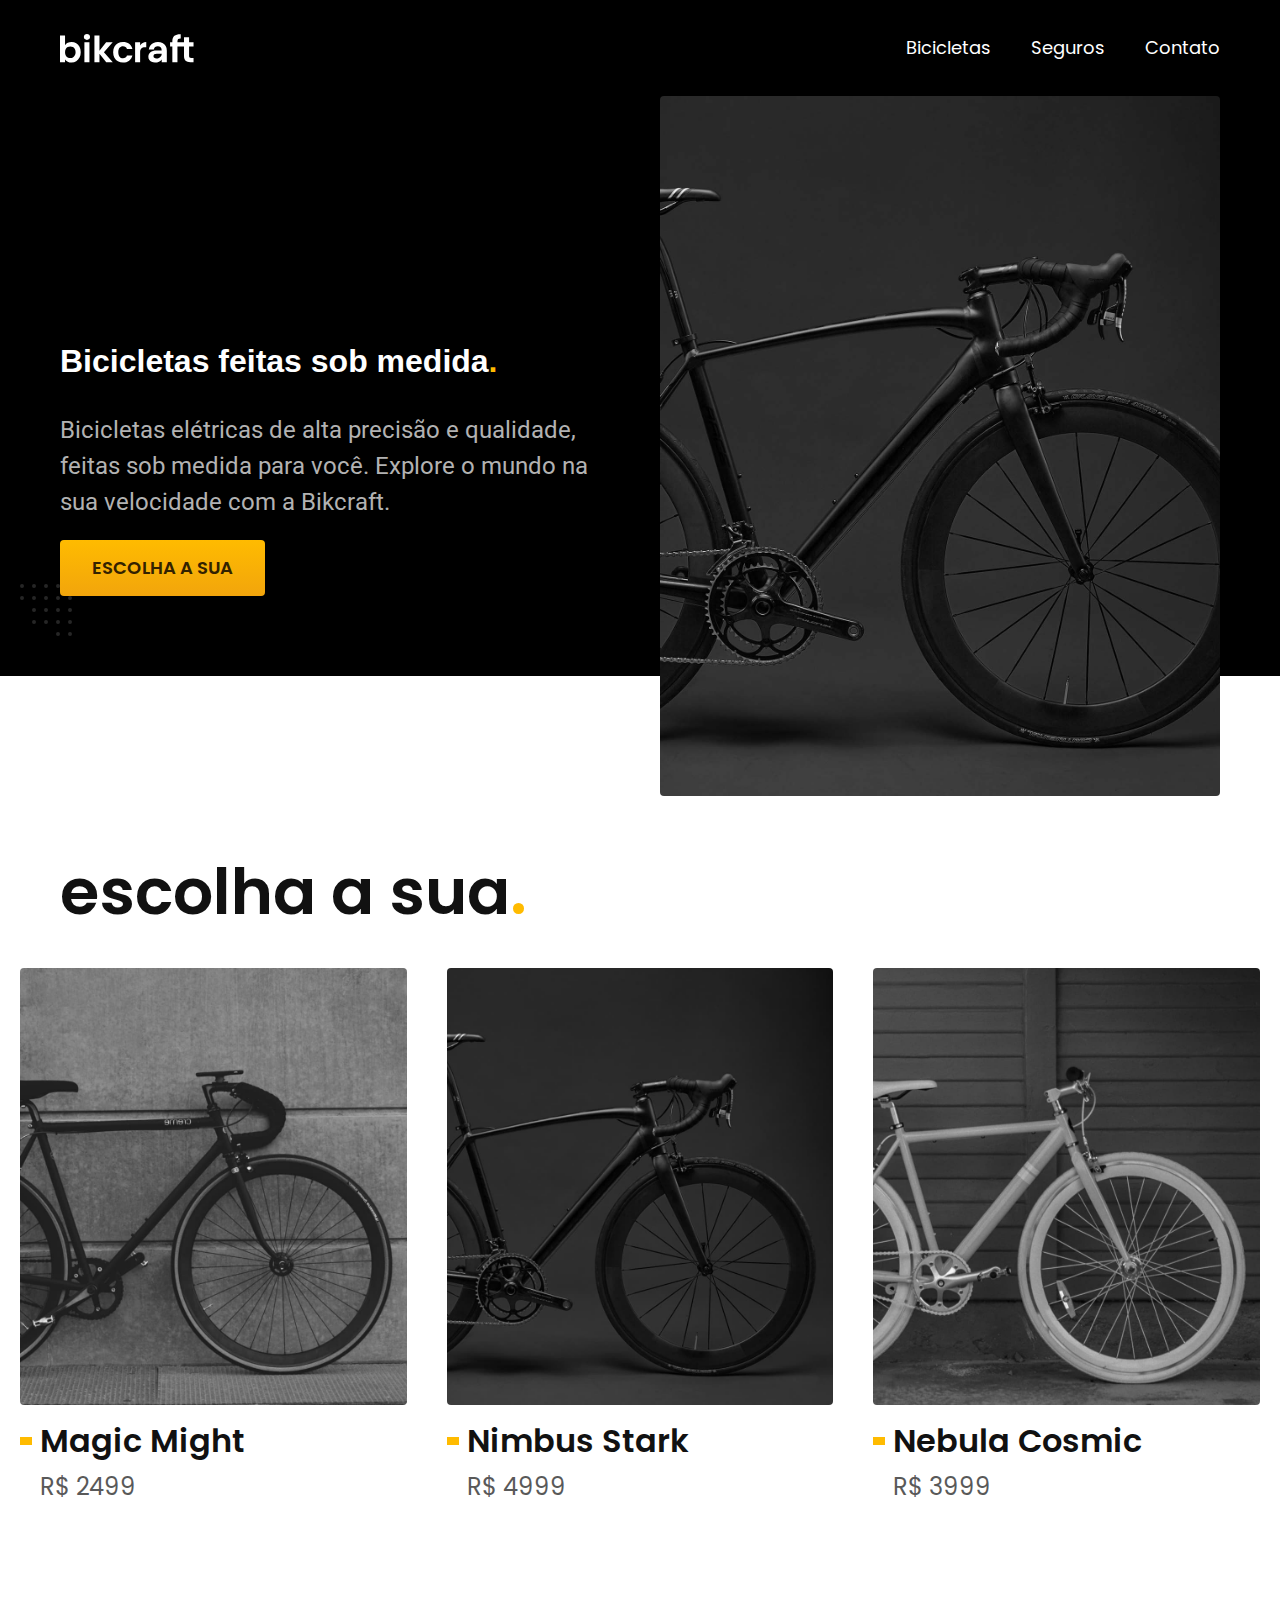
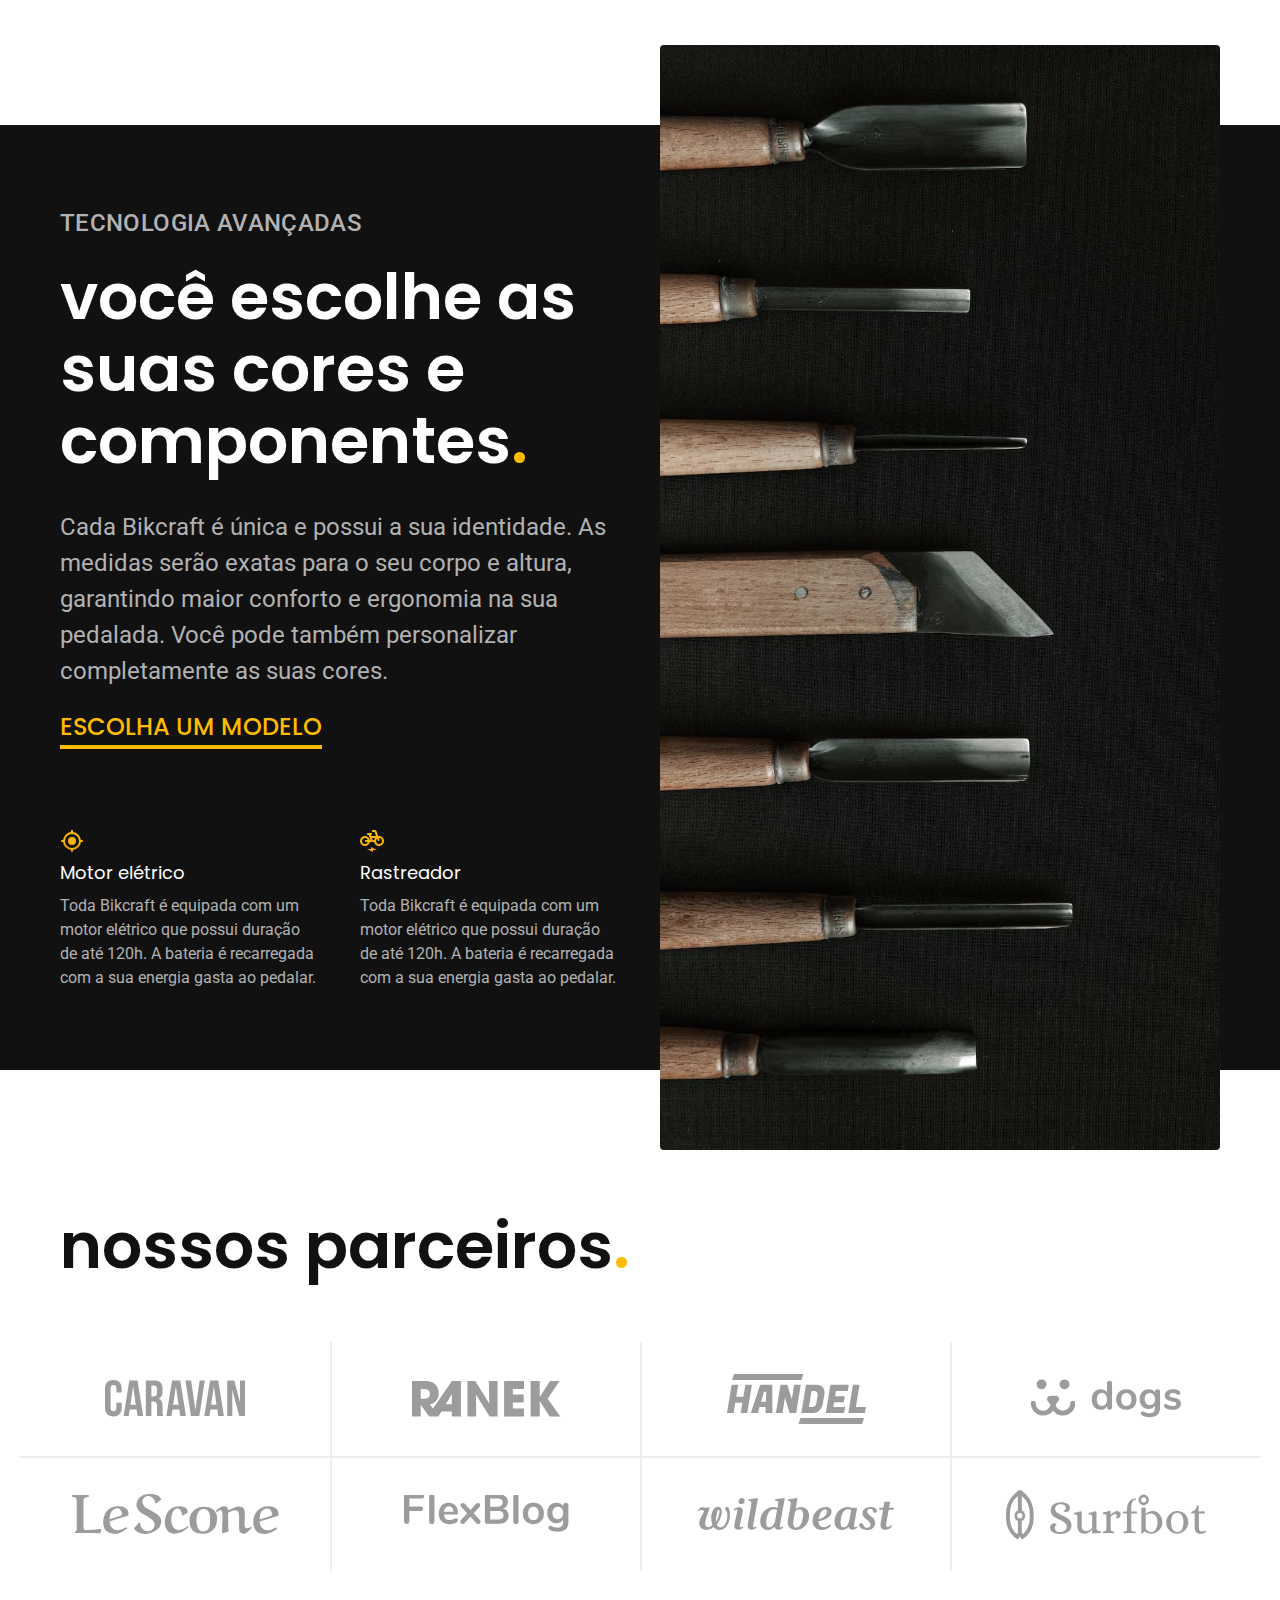
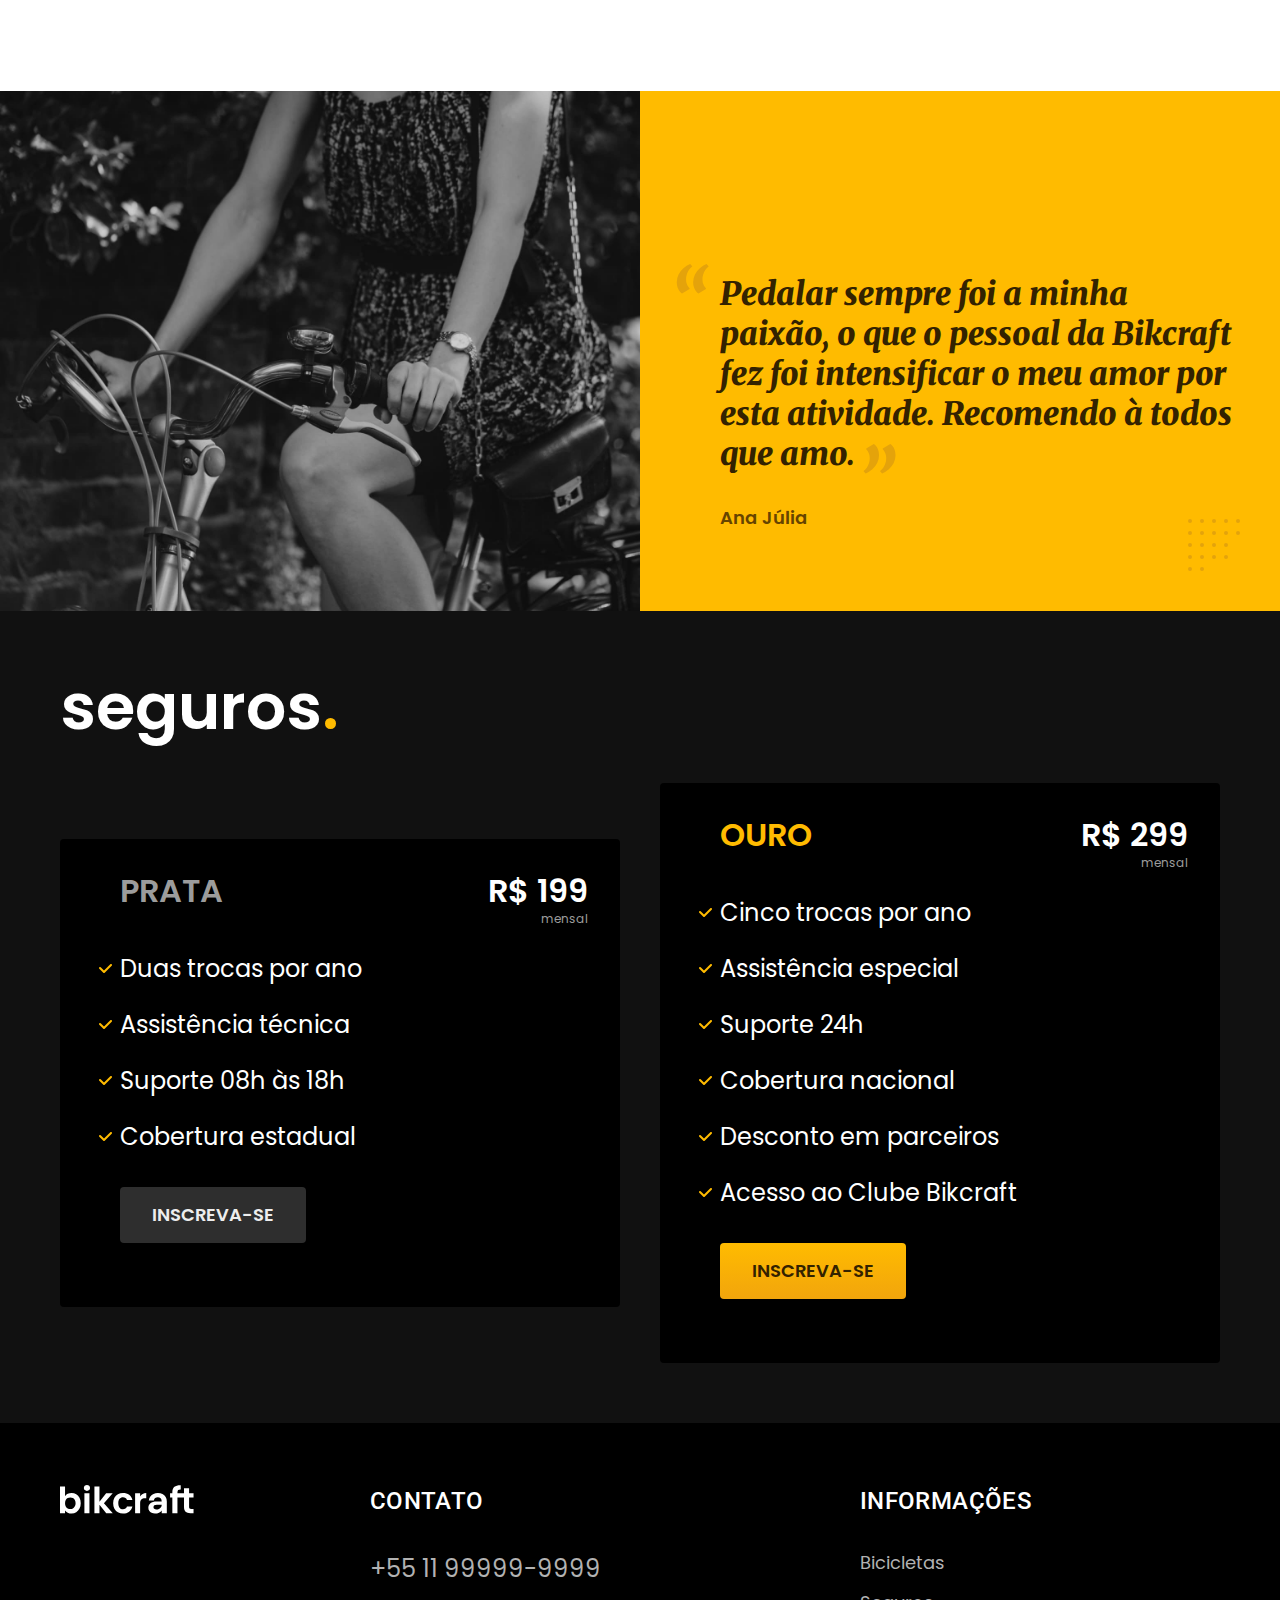
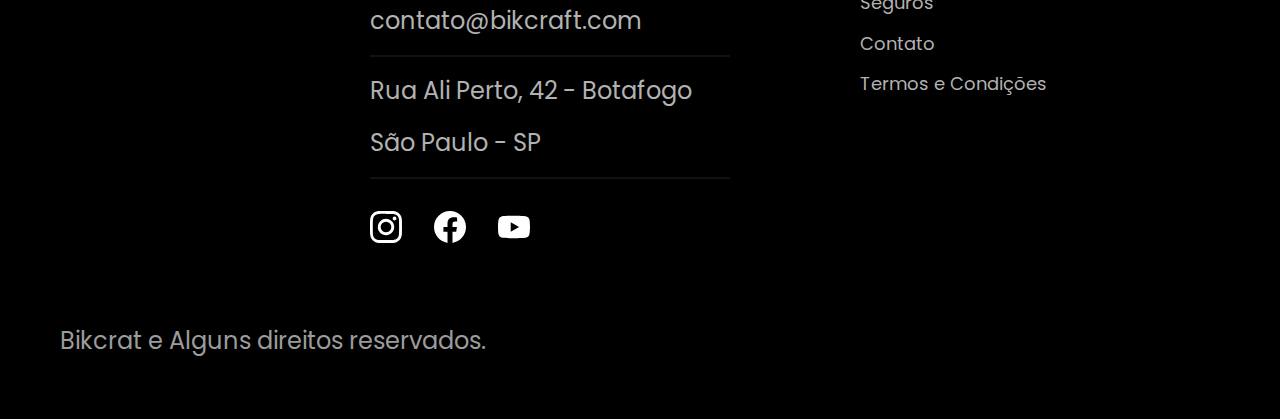
<file: index.html>
<!DOCTYPE html>
<html lang="pt-br">
<head>
    <meta charset="UTF-8">
    <meta name="viewport" content="width=device-width, initial-scale=1.0">
    <title>Bikcraft - Bicicletas Elétricas</title>
    <meta name="description" content="Bicicletas elétricas de alta precisão e qualidade, feitas sob medida para você. Explore o mundo na sua velocidade com a Bikcraft.">
    <link rel="stylesheet" href="./css/style.css">
    <link rel="preconnect" href="https://fonts.googleapis.com">
    <link rel="preconnect" href="https://fonts.gstatic.com" crossorigin>
    <link href="https://fonts.googleapis.com/css2?family=Merriweather:ital,wght@1,900&family=Poppins:wght@400;600&family=Roboto:wght@500&display=swap" rel="stylesheet">
</head>
<body>
    <header class="header-bg">
        <div class="header container">
            <a href="./">
                <img src="./img/bikcraft.svg" alt="Bikcraft">
            </a>
            <nav aria-label="primaria">
                <ul class="header-menu cor-0 font-1-m">
                    <li><a href="./bicicletas.html">Bicicletas</a></li>
                    <li><a href="./seguros.html">Seguros</a></li>
                    <li><a href="./contato.html">Contato</a></li>
                </ul>
            </nav>
        </div>
    </header>

    <main class="introducao-bg">
        <div class="introducao container">
            <div class="introducao-conteudo">
                <h1 class="font-l-xxl cor-0">Bicicletas feitas sob medida<span class="cor-p1">.</span></h1>
                <p class="font-2-l cor-5">Bicicletas elétricas de alta precisão e qualidade, feitas sob medida para você. Explore o mundo na sua velocidade com a Bikcraft.</p>
                <a class="botao" href="./bicicletas.html">Escolha a sua</a>
            </div>
            <div>
                <img src="./img/fotos/introducao.jpg" alt="Bicicleta elétrica preta">
            </div>
        </div>
    </main>

    <article class="bicicletas-lista">
        <h2 class="container font-1-xxl">escolha a sua<span class="cor-p1">.</span></h2>
        
        <ul>
            <li>
                <a href="./bicicletas/magic.html">
                    <img src="./img/bicicletas/magic-home.jpg" alt="Bicileta preta">
                    <h3 class="font-1-xl">Magic Might</h3>
                    <span class="font-2-m cor-8">R$ 2499</span>
                </a>

                <li>
                    <a href="./bicicletas/magic.html">
                        <img src="./img/bicicletas/nimbus-home.jpg" alt="Bicileta preta">
                        <h3 class="font-1-xl">Nimbus Stark</h3>
                        <span class="font-2-m cor-8">R$ 4999</span>
                    </a>
                </li>

                <li>
                    <a href="./bicicletas/magic.html">
                        <img src="./img/bicicletas/nebula-home.jpg" alt="Bicileta preta">
                        <h3 class="font-1-xl">Nebula Cosmic</h3>
                        <span class="font-2-m cor-8">R$ 3999</span>
                    </a>
                </li>
            </li>
        </ul>
    </article>

    <article class="tecnologia-bg">
        <div class="tecnologia container">
            <div class="tecnologia-conteudo">
                <span class="font-2-l-b cor-5">Tecnologia Avançadas</span>
                <h2 class="font-1-xxl cor-0">você escolhe as suas cores e componentes<span class="cor-p1">.</span></h2>
                <p class="font-2-l cor-5">Cada Bikcraft é única e possui a sua identidade. As medidas 
                    serão exatas para o seu corpo e altura, garantindo maior conforto 
                    e ergonomia na sua pedalada. Você pode também personalizar 
                    completamente as suas cores.</p>
                    <a class="link" href="./bicicletas.html">Escolha um modelo</a>

                    <div class="tecnologia-vantagens">
                        <div>
                            <img src="./img/icones/rastreador.svg" alt="">
                            <h3 class="font-1-m cor-0">Motor elétrico</h3>
                            <p class="font-2-s cor-5">Toda Bikcraft é equipada com um motor elétrico que possui 
                                duração de até 120h. A bateria é recarregada
                            com a sua energia gasta ao pedalar.</p>
                        </div>

                        <div>
                            <img src="./img/icones/eletrica.svg" alt="">
                            <h3 class="font-1-m cor-0">Rastreador</h3>
                            <p class="font-2-s cor-5">Toda Bikcraft é equipada com um motor elétrico que possui 
                                duração de até 120h. A bateria é recarregada
                            com a sua energia gasta ao pedalar.</p>
                        </div>
                    </div>
            </div>

            <div class="tecnologia-imagem">
                <img src="./img/fotos/tecnologia.jpg" alt="">
            </div>
        </div>
    </article>

    <section class="parceiros" aria-label="Nossos Parceiros">
        <h2 class="container font-1-xxl">nossos parceiros<span class="cor-p1">.</span></h2>

        <ul>
            <li><img src="./img/parceiros/caravan.svg" alt="caravan"></li>
            <li><img src="./img/parceiros/ranek.svg" alt="ranek.svg"></li>
            <li><img src="./img/parceiros/handel.svg" alt="handel.svg"></li>
            <li><img src="./img/parceiros/dogs.svg" alt="dogs.svg"></li>
            <li><img src="./img/parceiros/lescone.svg" alt="lescone.svg"></li>
            <li><img src="./img/parceiros/flexblog.svg" alt="flexblog.svg"></li>
            <li><img src="./img/parceiros/wildbeast.svg" alt="wildbeast.svg"></li>
            <li><img src="./img/parceiros/surfbot.svg" alt="surfbot.svg"></li>
        </ul>
    </section>

    <section class="depoimento" aria-label="Depoimento">
        <div>
            <img src="./img/fotos/depoimento.jpg" alt="Pessoa pedalando com uma bicicleta Bikcraft">
        </div>
        <div class="depoimento-conteudo">
            <blockquote class="font-1-xl cor-p5">
                <p>Pedalar sempre foi a minha paixão, o que o pessoal da Bikcraft fez foi intensificar o meu amor por esta atividade. Recomendo à todos que amo.</p>
            </blockquote>
            <span class="font-1-m-b cor-p4">Ana Júlia</span>
        </div>
    </section>

    <article class="seguros-bg">
        <div class="seguros container">
            <h2 class="font-1-xxl cor-0">seguros<span class="cor-p1">.</span></h2>
            <div class="seguros-item">
                <h3 class="font-1-xl cor-6">PRATA</h3>
                <span class="font-1-xl cor-0">R$ 199 <span class="font-1-xs cor-6">mensal</span></span>
                <ul class="font-2-m cor-0">
                    <li>Duas trocas por ano</li>
                    <li>Assistência técnica</li>
                    <li>Suporte 08h às 18h</li>
                    <li>Cobertura estadual</li>
                </ul>
                <a class="botao secundario" href="./orcamento">Inscreva-se</a>
            </div>

            <div class="seguros-item">
                <h3 class="font-1-xl cor-p1">OURO</h3>
                <span class="font-1-xl cor-0">R$ 299 <span class="font-1-xs cor-6">mensal</span></span>
                <ul class="font-2-m cor-0">
                    <li>Cinco trocas por ano</li>
                    <li>Assistência especial</li>
                    <li>Suporte 24h</li>
                    <li>Cobertura nacional</li>
                    <li>Desconto em parceiros</li>
                    <li>Acesso ao Clube Bikcraft</li>
                </ul>
                <a class="botao" href="./orcamento">Inscreva-se</a>
            </div>
        </div>
    </article>

    <footer class="footer-bg">
        <div class="footer container">
            <img src="./img/bikcraft.svg" alt="Bikcraft">
            <div class="footer-contato">
                <h3 class="font-2-l-b cor-0">Contato</h3>
                <ul class="font-2-m cor-5">
                    <li><a href="tel:+5511999999999">+55 11 99999-9999</a></li>
                    <li><a href="mailto:contato@bikcraft.com">contato@bikcraft.com</a></li>
                    <li>Rua Ali Perto, 42 -  Botafogo</li>
                    <li>São Paulo - SP</li>
                </ul>
                <div class="footer-redes">
                    <a href="./">
                        <img src="./img/redes/instagram.svg" alt="Instagram">
                    </a>
                    <a href="./">
                        <img src="./img/redes/facebook.svg" alt="Facebook">
                    </a>
                    <a href="./">
                        <img src="./img/redes/youtube.svg" alt="Youtube">
                    </a>
                </div>
            </div>
            <div class="footer-informacoes">
                <h3 class="font-2-l-b cor-0">Informações</h3>
                <nav>
                    <ul class="font-1-m cor-5">
                        <li><a href="./bicicletas.html">Bicicletas</a></li>
                        <li><a href="./seguros.html">Seguros</a></li>
                        <li><a href="./contato.html">Contato</a></li>
                        <li><a href="./termos.html">Termos e Condições</a></li>
                    </ul>
                </nav>
            </div>
            <p class="footer-copy font-2-m cor-6">Bikcrat e Alguns direitos reservados.</p>
        </div>
    </footer>
</body>
</html>
</file>
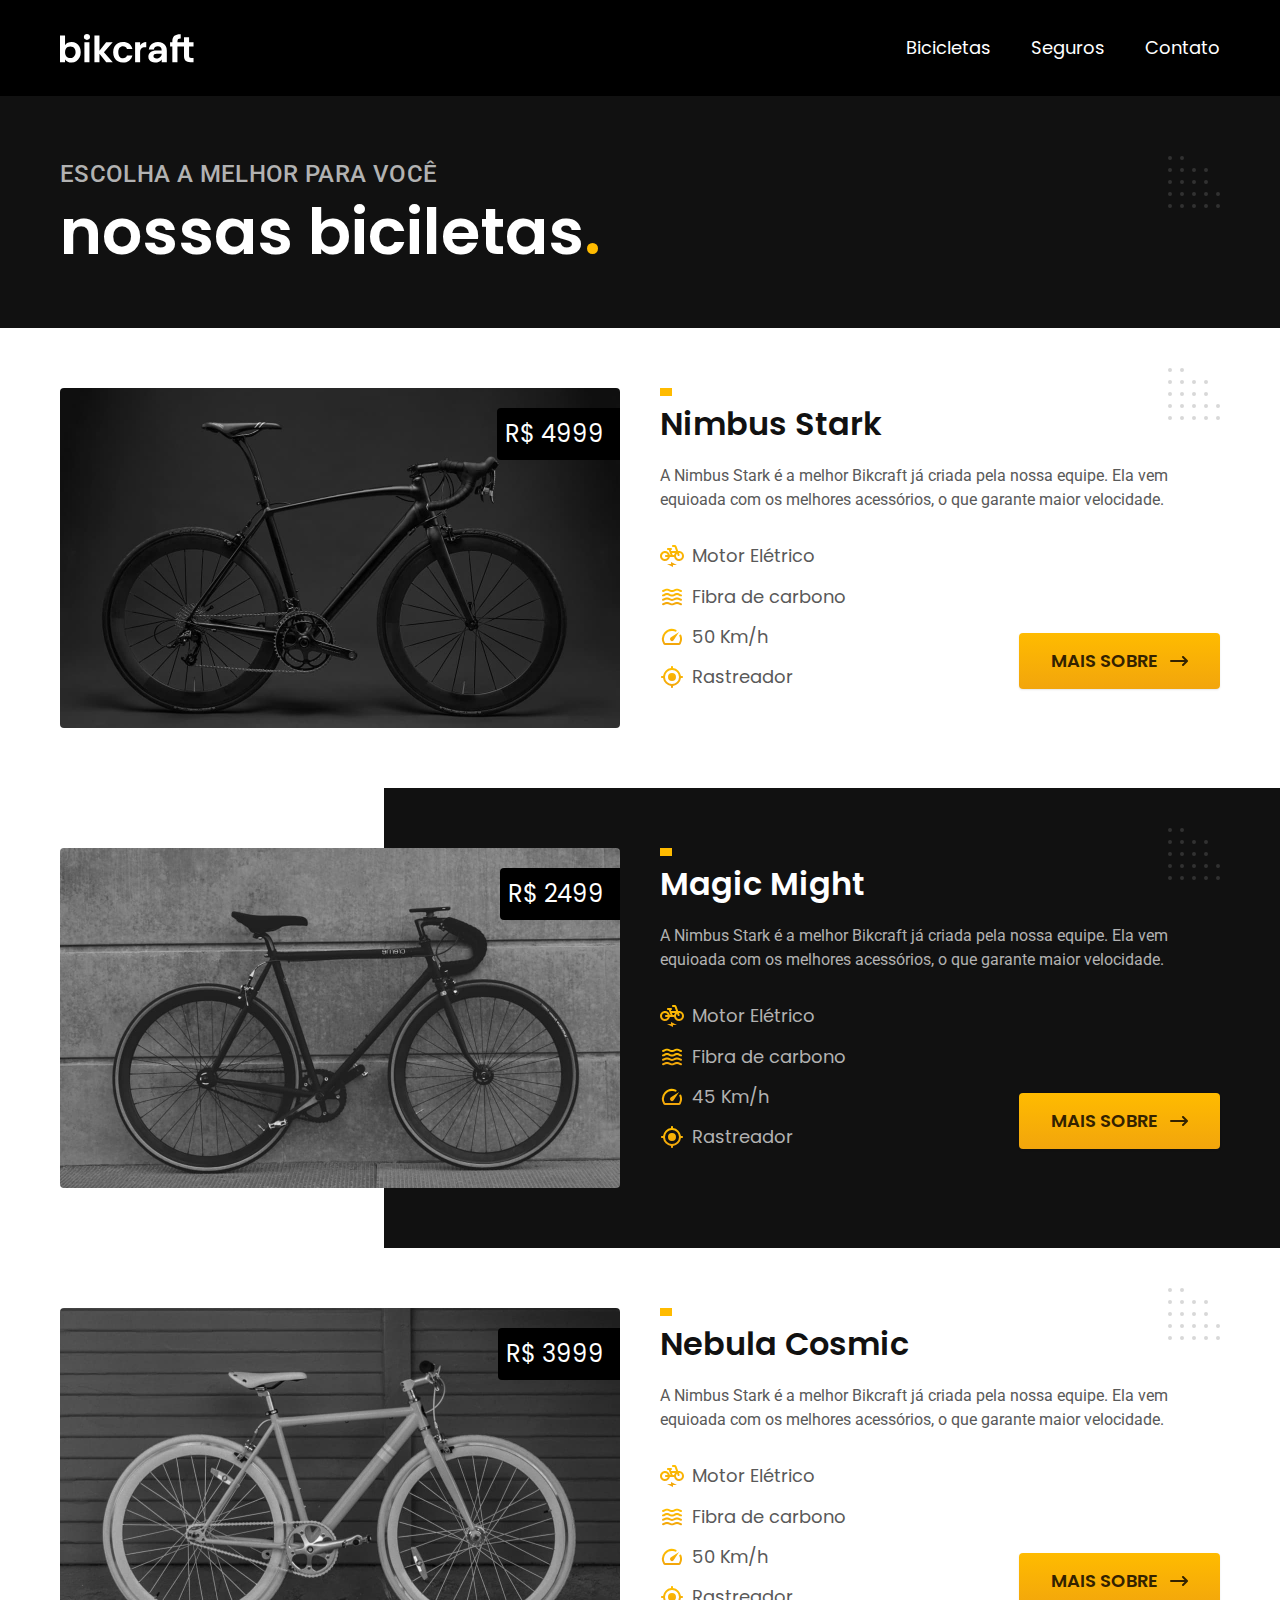
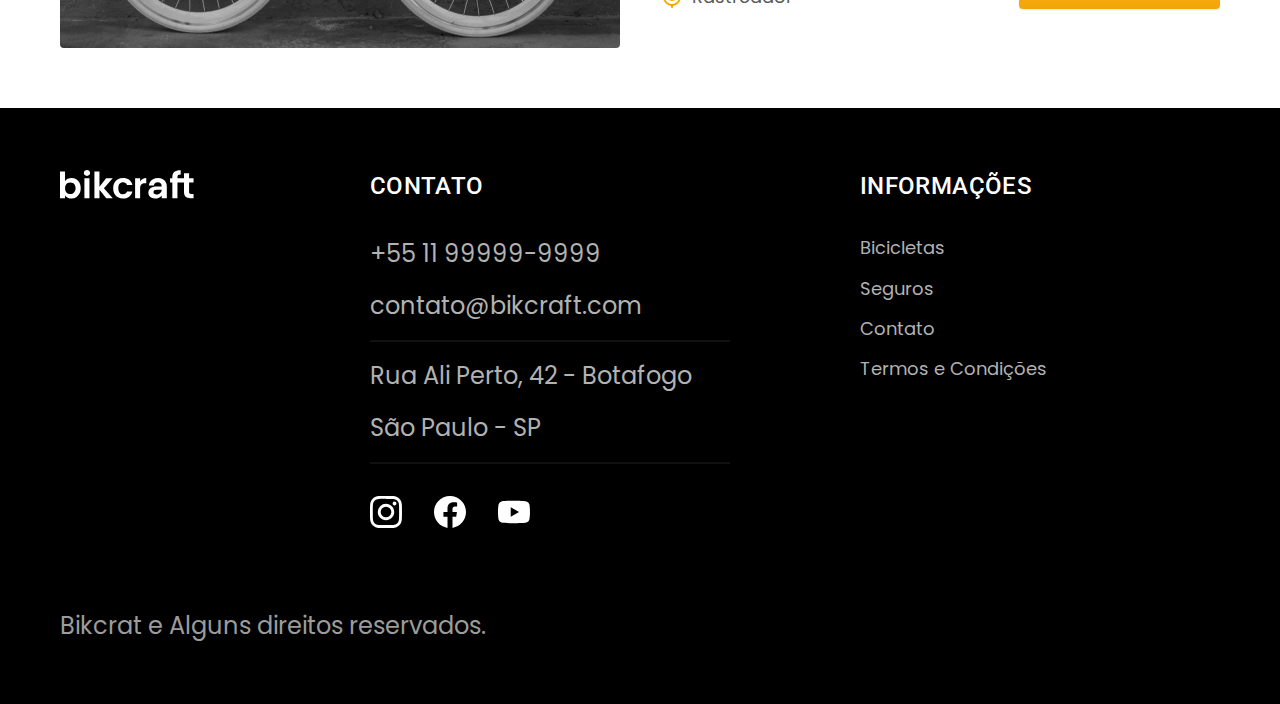
<file: bicicletas.html>
<!DOCTYPE html>
<html lang="pt-br">
<head>
    <meta charset="UTF-8">
    <meta name="viewport" content="width=device-width, initial-scale=1.0">
    <title>Biciletas | Bikcraft</title>
    <meta name="description" content="Termos e Condições">
    <link rel="stylesheet" href="./css/style.css">
    <link rel="preconnect" href="https://fonts.googleapis.com">
    <link rel="preconnect" href="https://fonts.gstatic.com" crossorigin>
    <link href="https://fonts.googleapis.com/css2?family=Merriweather:ital,wght@1,900&family=Poppins:wght@400;600&family=Roboto:wght@500&display=swap" rel="stylesheet">
</head>
<body id="bicicletas">
    <header class="header-bg">
        <div class="header container">
            <a href="./">
                <img src="./img/bikcraft.svg" alt="Bikcraft">
            </a>
            <nav aria-label="primaria">
                <ul class="header-menu cor-0 font-1-m">
                    <li><a href="./bicicletas.html">Bicicletas</a></li>
                    <li><a href="./seguros.html">Seguros</a></li>
                    <li><a href="./contato.html">Contato</a></li>
                </ul>
            </nav>
        </div>
    </header>

    <main>
        <div class="titulo-bg">
            <div class="titulo container">
                <p class="font-2-l-b cor-5">Escolha a  melhor para você</p>
                <h1 class="font-1-xxl cor-0">nossas biciletas<span class="cor-p1">.</span></h1>
            </div>
        </div>
        
        <div class="bicicletas container">
            <div class="bicicletas-imagem">
                <img src="./img/bicicletas/nimbus.jpg" alt="Bicicleta preta">
                <span class="font-2-m cor-0">R$ 4999</span>
            </div>
            <div class="bicicletas-conteudo">
                <h2 class="font-1-xl">Nimbus Stark</h2>
                <p class="font-2-s cor-8">A Nimbus Stark é a melhor Bikcraft já criada pela nossa equipe.
                    Ela vem equioada com os melhores acessórios, o que garante maior velocidade.
                </p>
                <ul class="font-1-m cor-8">
                    <li>
                        <img src="./img/icones/eletrica.svg" alt="">
                        Motor Elétrico
                    </li>
                    <li>
                        <img src="./img/icones/carbono.svg" alt="">
                        Fibra de carbono
                    </li>
                    <li>
                        <img src="./img/icones/velocidade.svg" alt="">
                        50 Km/h
                    </li>
                    <li>
                        <img src="./img/icones/rastreador.svg" alt="">
                        Rastreador
                    </li>
                </ul>
                <a class="botao seta" href="./bicicletas/nimbus.html">Mais Sobre</a>
            </div>
        </div>

        <div class="bicicletas-bg">
            <div class="bicicletas container">
                <div class="bicicletas-imagem">
                    <img src="./img/bicicletas/magic.jpg" alt="Bicicleta preta">
                    <span class="font-2-m cor-0">R$ 2499</span>
                </div>
                <div class="bicicletas-conteudo">
                    <h2 class="font-1-xl cor-0">Magic Might</h2>
                    <p class="font-2-s cor-5">A Nimbus Stark é a melhor Bikcraft já criada pela nossa equipe.
                        Ela vem equioada com os melhores acessórios, o que garante maior velocidade.
                    </p>
                    <ul class="font-1-m cor-5">
                        <li>
                            <img src="./img/icones/eletrica.svg" alt="">
                            Motor Elétrico
                        </li>
                        <li>
                            <img src="./img/icones/carbono.svg" alt="">
                            Fibra de carbono
                        </li>
                        <li>
                            <img src="./img/icones/velocidade.svg" alt="">
                            45 Km/h
                        </li>
                        <li>
                            <img src="./img/icones/rastreador.svg" alt="">
                            Rastreador
                        </li>
                    </ul>
                    <a class="botao seta" href="./bicicletas/magic.html">Mais Sobre</a>
                </div>
            </div>
        </div>

        <div class="bicicletas container">
            <div class="bicicletas-imagem">
                <img src="./img/bicicletas/nebula.jpg" alt="Bicicleta preta">
                <span class="font-2-m cor-0">R$ 3999</span>
            </div>
            <div class="bicicletas-conteudo">
                <h2 class="font-1-xl">Nebula Cosmic</h2>
                <p class="font-2-s cor-8">A Nimbus Stark é a melhor Bikcraft já criada pela nossa equipe.
                    Ela vem equioada com os melhores acessórios, o que garante maior velocidade.
                </p>
                <ul class="font-1-m cor-8">
                    <li>
                        <img src="./img/icones/eletrica.svg" alt="">
                        Motor Elétrico
                    </li>
                    <li>
                        <img src="./img/icones/carbono.svg" alt="">
                        Fibra de carbono
                    </li>
                    <li>
                        <img src="./img/icones/velocidade.svg" alt="">
                        50 Km/h
                    </li>
                    <li>
                        <img src="./img/icones/rastreador.svg" alt="">
                        Rastreador
                    </li>
                </ul>
                <a class="botao seta" href="./bicicletas/nebula.html">Mais Sobre</a>
            </div>
        </div>

    </main>

    <footer class="footer-bg">
        <div class="footer container">
            <img src="./img/bikcraft.svg" alt="Bikcraft">
            <div class="footer-contato">
                <h3 class="font-2-l-b cor-0">Contato</h3>
                <ul class="font-2-m cor-5">
                    <li><a href="tel:+5511999999999">+55 11 99999-9999</a></li>
                    <li><a href="mailto:contato@bikcraft.com">contato@bikcraft.com</a></li>
                    <li>Rua Ali Perto, 42 -  Botafogo</li>
                    <li>São Paulo - SP</li>
                </ul>
                <div class="footer-redes">
                    <a href="./">
                        <img src="./img/redes/instagram.svg" alt="Instagram">
                    </a>
                    <a href="./">
                        <img src="./img/redes/facebook.svg" alt="Facebook">
                    </a>
                    <a href="./">
                        <img src="./img/redes/youtube.svg" alt="Youtube">
                    </a>
                </div>
            </div>
            <div class="footer-informacoes">
                <h3 class="font-2-l-b cor-0">Informações</h3>
                <nav>
                    <ul class="font-1-m cor-5">
                        <li><a href="./bicicletas.html">Bicicletas</a></li>
                        <li><a href="./seguros.html">Seguros</a></li>
                        <li><a href="./contato.html">Contato</a></li>
                        <li><a href="./termos.html">Termos e Condições</a></li>
                    </ul>
                </nav>
            </div>
            <p class="footer-copy font-2-m cor-6">Bikcrat e Alguns direitos reservados.</p>
        </div>
    </footer>
</body>
</html>
</file>
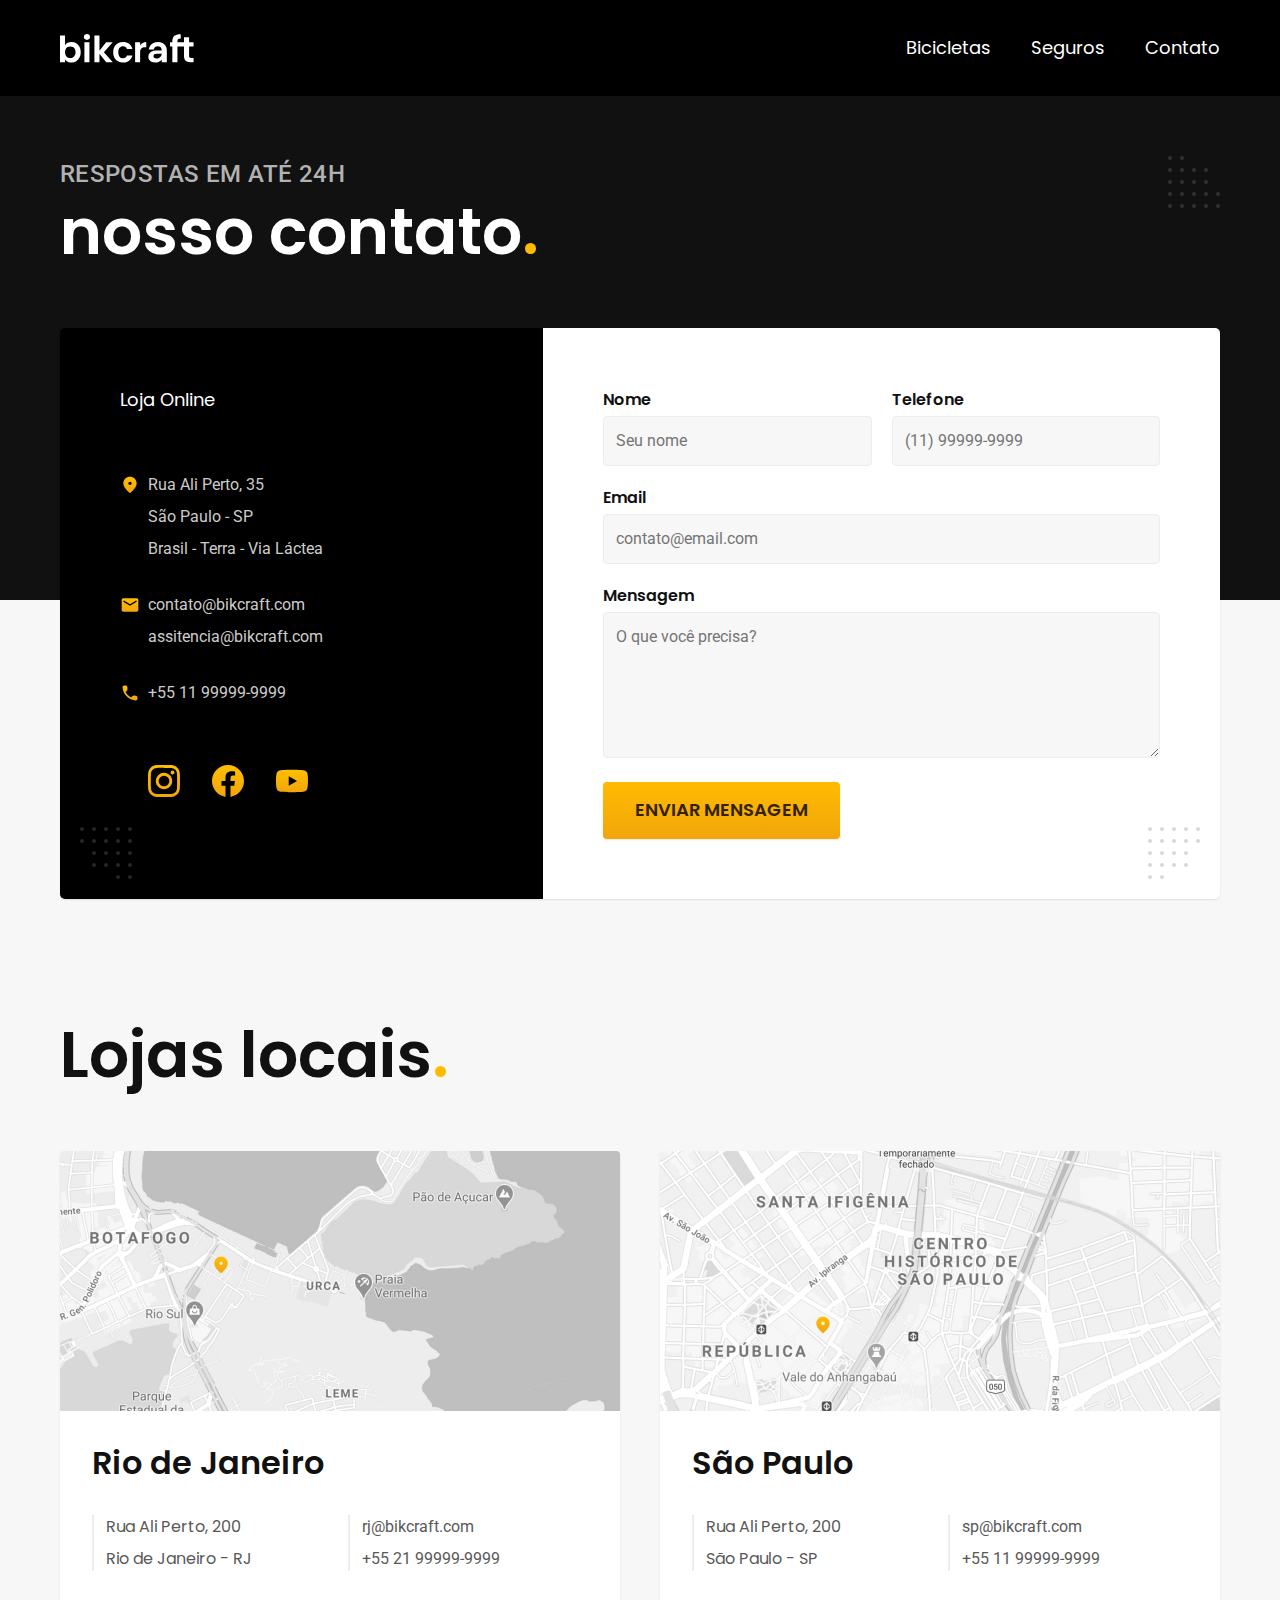
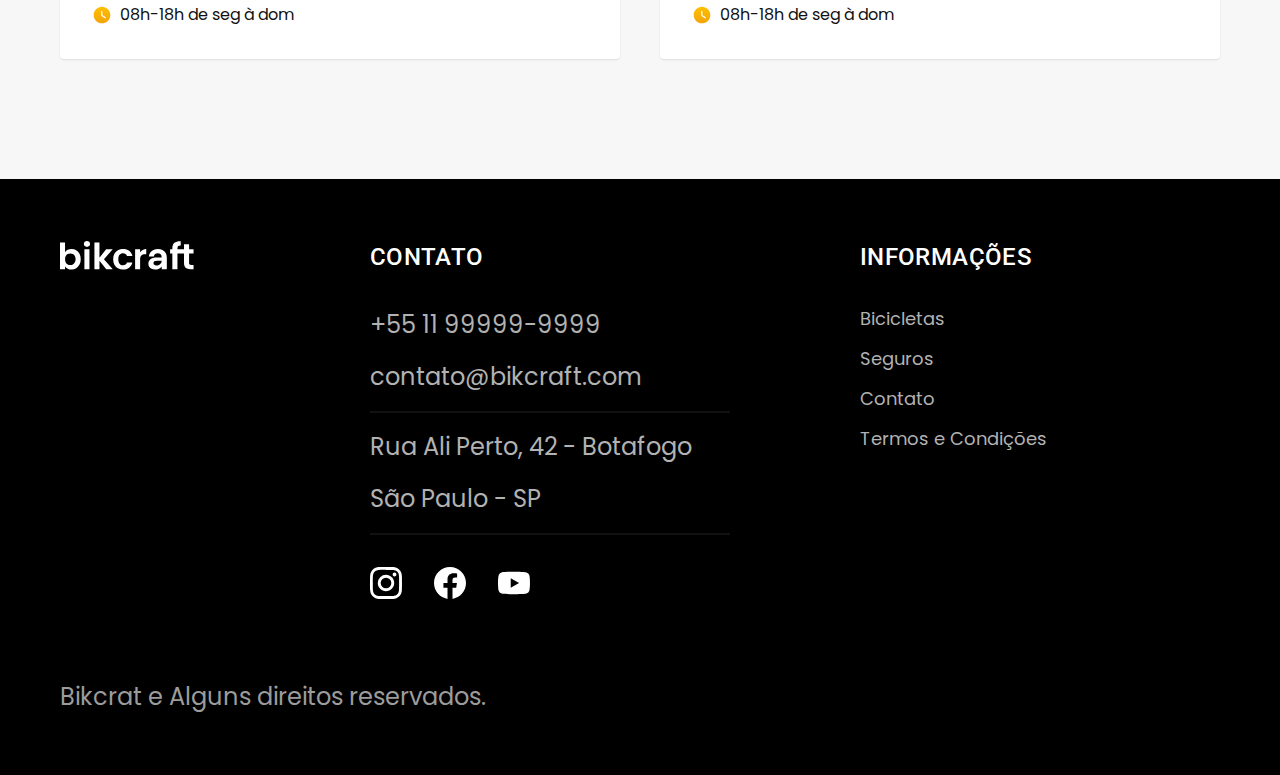
<file: contato.html>
<!DOCTYPE html>
<html lang="pt-br">
<head>
    <meta charset="UTF-8">
    <meta name="viewport" content="width=device-width, initial-scale=1.0">
    <title>Contato | Bikcraft</title>
    <meta name="description" content="Termos e Condições">
    <link rel="stylesheet" href="./css/style.css">
    <link rel="preconnect" href="https://fonts.googleapis.com">
    <link rel="preconnect" href="https://fonts.gstatic.com" crossorigin>
    <link href="https://fonts.googleapis.com/css2?family=Merriweather:ital,wght@1,900&family=Poppins:wght@400;600&family=Roboto:wght@500&display=swap" rel="stylesheet">
</head>
<body id="contato">
    <header class="header-bg">
        <div class="header container">
            <a href="./">
                <img src="./img/bikcraft.svg" alt="Bikcraft">
            </a>
            <nav aria-label="primaria">
                <ul class="header-menu cor-0 font-1-m">
                    <li><a href="./bicicletas.html">Bicicletas</a></li>
                    <li><a href="./seguros.html">Seguros</a></li>
                    <li><a href="./contato.html">Contato</a></li>
                </ul>
            </nav>
        </div>
    </header>

    <main>
        <div class="titulo-bg">
            <div class="titulo container">
                <p class="font-2-l-b cor-5">Respostas em até 24h</p>
                <h1 class="font-1-xxl cor-0">nosso contato<span class="cor-p1">.</span></h1>
            </div>
        </div>

        <div class="contato container">
            <section class="contato-dados" aria-label="Endereço">
                <h2 class="font-1-m cor-0">Loja Online</h2>
                <div class="contato-endereco font-2-s cor-4">
                    <p>Rua Ali Perto, 35</p>
                    <p>São Paulo - SP</p>
                    <p>Brasil - Terra - Via Láctea</p>
                </div>

                <address class="contato-meios font-2-s cor-4">
                    <a href="mailto:contato@bikcraft.com">contato@bikcraft.com</a>
                    <a href="mailto:assitencia@bikcraft.com">assitencia@bikcraft.com</a>
                    <a href="tel:+5511999999999">+55 11 99999-9999</a>
                </address>
                <div class="contato-redes">
                    <a href="./">
                        <img src="./img/redes/instagram-p.svg" alt="Instagram">
                    </a>
                    <a href="./">
                        <img src="./img/redes/facebook-p.svg" alt="Facebook">
                    </a>
                    <a href="./">
                        <img src="./img/redes/youtube-p.svg" alt="Youtube">
                    </a>
                </div>
            </section>
            <section class="contato-formulario" aria-label="Formulário"> 
                <form class="form" action="./contato.html">
                    <div>
                        <label for="nome">Nome</label>
                        <input type="text" id="nome" name="nome" placeholder="Seu nome">
                    </div>

                    <div>
                        <label for="telefone">Telefone</label>
                        <input type="text" id="telefone" name="telefone" placeholder="(11) 99999-9999">
                    </div>

                    <div class="col-2">
                        <label for="email">Email</label>
                        <input type="email" id="email" name="email" placeholder="contato@email.com">
                    </div>

                    <div class="col-2">
                        <label for="mensagem">Mensagem</label>
                        <textarea rows="5" id="mensagem" name="mensagem" placeholder="O que você precisa?"></textarea>
                    </div>
                    <button class="botao col-2">Enviar Mensagem</button>
                </form>
            </section>
        </div>
    </main>

    <article class="lojas container">
        <h2 class="font-1-xxl">Lojas locais<span class="cor-p1">.</span></h2>
        <div class="lojas-item">
            <img src="./img/lojas/rj.jpg" alt="mapa marcando o endereço em Rua Ali Perto, 200 - Rio de Janeiro - RJ">
            <div class="lojas-conteudo">
                <h3 class="font-1-xl">Rio de Janeiro</h3>
                <div class="lojas-dados font-1-s cor-8">
                    <p>Rua Ali Perto, 200</p>
                    <p>Rio de Janeiro - RJ</p>
                </div>
                <div class="lojas-dados font-2-s cor-8">
                    <a href="mailto:rj@bikcraft.com">rj@bikcraft.com</a>
                    <a href="tel:+5521999999999">+55 21 99999-9999</a>
                </div>
                <p class="lojas-tempo font-1-s"><img src="./img/icones/horario.svg" alt="">08h-18h de seg à dom</p>
            </div>
        </div>

        <div class="lojas-item">
            <img src="./img/lojas/sp.jpg" alt="mapa marcando o endereço em Rua Ali Perto, 200 - São Paulo - SP">
            <div class="lojas-conteudo">
                <h3 class="font-1-xl">São Paulo</h3>
                <div class="lojas-dados font-1-s cor-8">
                    <p>Rua Ali Perto, 200</p>
                    <p>São Paulo - SP</p>
                </div>
                <div class="lojas-dados font-2-s cor-8">
                    <a href="mailto:sp@bikcraft.com">sp@bikcraft.com</a>
                    <a href="tel:+5521999999999">+55 11 99999-9999</a>
                </div>
                <p class="lojas-tempo font-1-s"><img src="./img/icones/horario.svg" alt="">08h-18h de seg à dom</p>
            </div>
        </div>
    </article>

    <footer class="footer-bg">
        <div class="footer container">
            <img src="./img/bikcraft.svg" alt="Bikcraft">
            <div class="footer-contato">
                <h3 class="font-2-l-b cor-0">Contato</h3>
                <ul class="font-2-m cor-5">
                    <li><a href="tel:+5511999999999">+55 11 99999-9999</a></li>
                    <li><a href="mailto:contato@bikcraft.com">contato@bikcraft.com</a></li>
                    <li>Rua Ali Perto, 42 -  Botafogo</li>
                    <li>São Paulo - SP</li>
                </ul>
                <div class="footer-redes">
                    <a href="./">
                        <img src="./img/redes/instagram.svg" alt="Instagram">
                    </a>
                    <a href="./">
                        <img src="./img/redes/facebook.svg" alt="Facebook">
                    </a>
                    <a href="./">
                        <img src="./img/redes/youtube.svg" alt="Youtube">
                    </a>
                </div>
            </div>
            <div class="footer-informacoes">
                <h3 class="font-2-l-b cor-0">Informações</h3>
                <nav>
                    <ul class="font-1-m cor-5">
                        <li><a href="./bicicletas.html">Bicicletas</a></li>
                        <li><a href="./seguros.html">Seguros</a></li>
                        <li><a href="./contato.html">Contato</a></li>
                        <li><a href="./termos.html">Termos e Condições</a></li>
                    </ul>
                </nav>
            </div>
            <p class="footer-copy font-2-m cor-6">Bikcrat e Alguns direitos reservados.</p>
        </div>
    </footer>
</body>
</html>
</file>
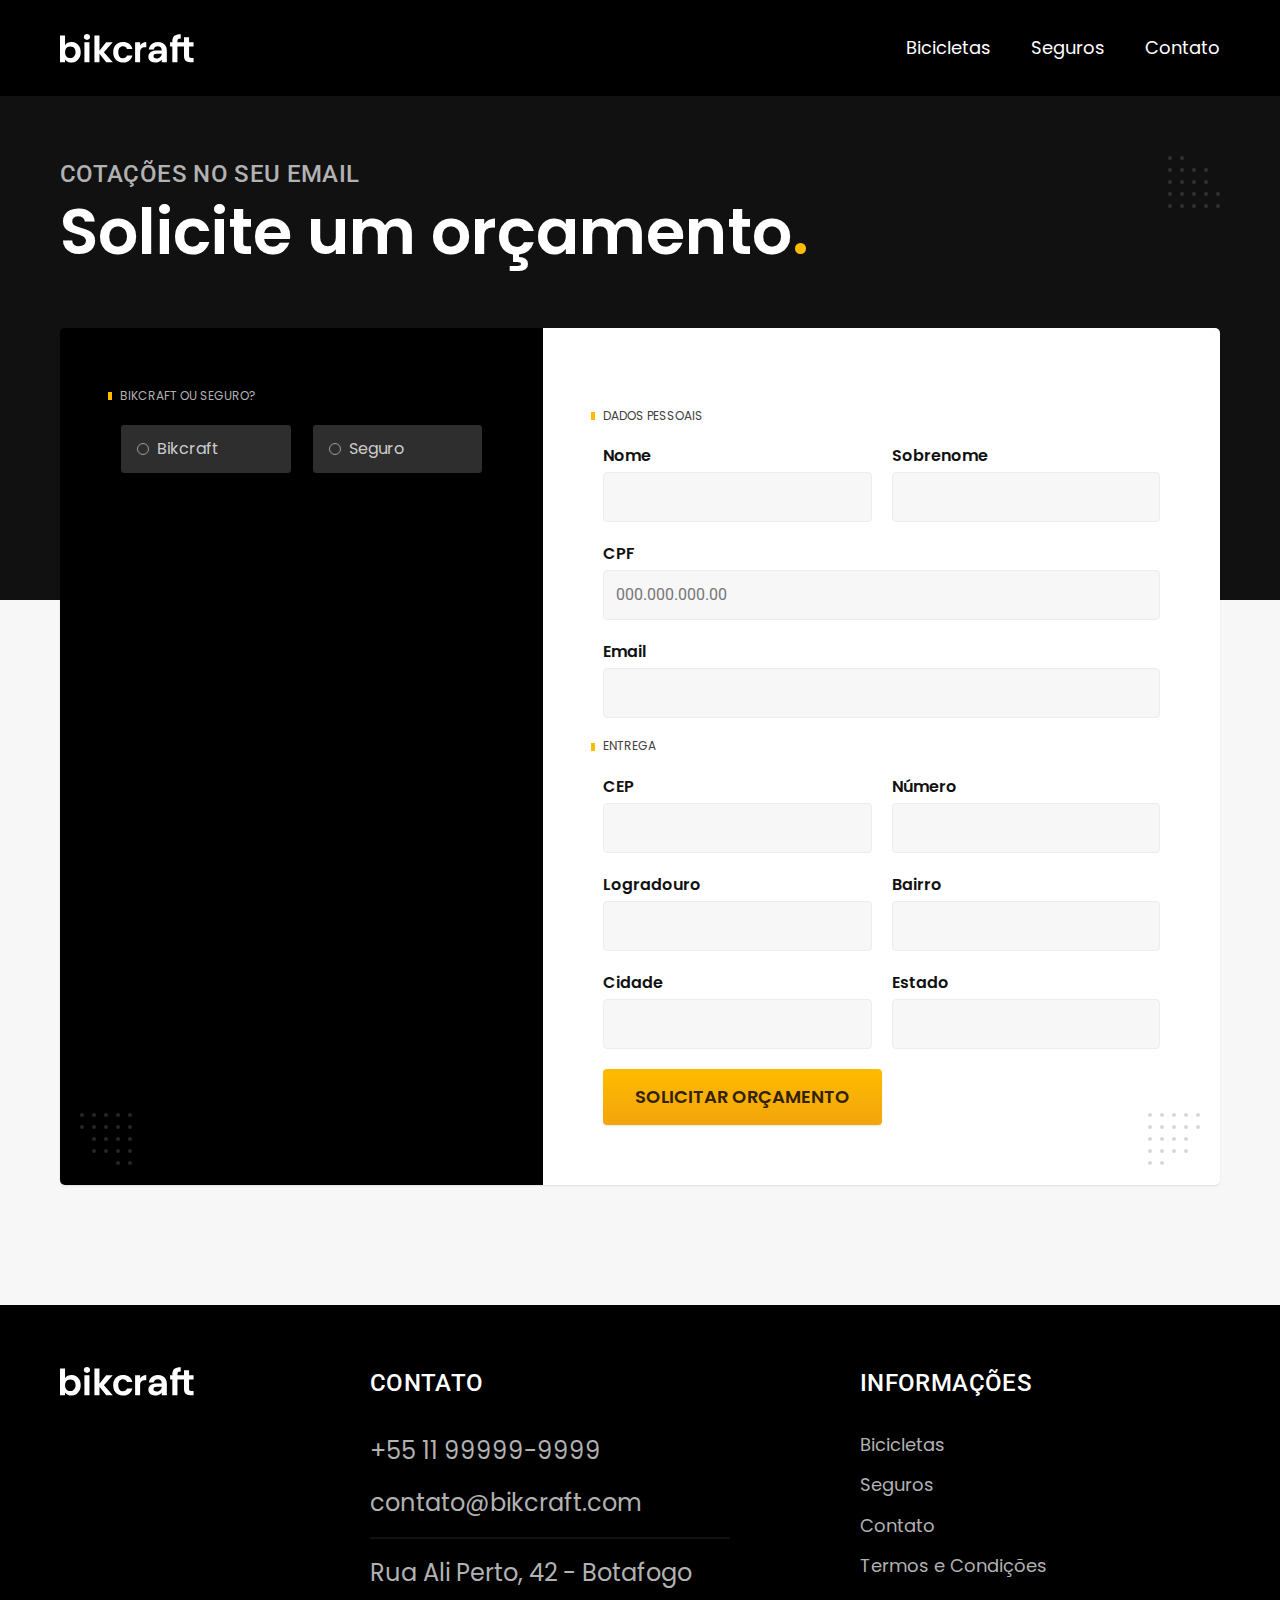
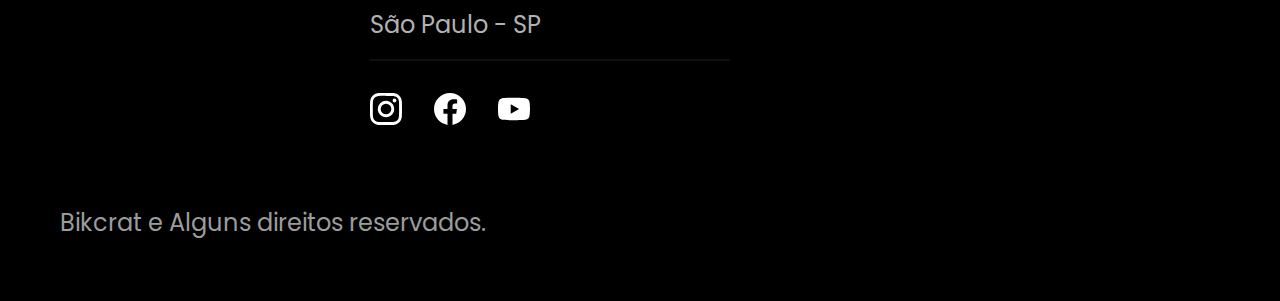
<file: orcamento.html>
<!DOCTYPE html>
<html lang="pt-br">
<head>
    <meta charset="UTF-8">
    <meta name="viewport" content="width=device-width, initial-scale=1.0">
    <title>Orçamento | Bikcraft</title>
    <meta name="description" content="Termos e Condições">
    <link rel="stylesheet" href="./css/style.css">
    <link rel="preconnect" href="https://fonts.googleapis.com">
    <link rel="preconnect" href="https://fonts.gstatic.com" crossorigin>
    <link href="https://fonts.googleapis.com/css2?family=Merriweather:ital,wght@1,900&family=Poppins:wght@400;600&family=Roboto:wght@500&display=swap" rel="stylesheet">
</head>
<body id="orcamento">
    <header class="header-bg">
        <div class="header container">
            <a href="./">
                <img src="./img/bikcraft.svg" alt="Bikcraft">
            </a>
            <nav aria-label="primaria">
                <ul class="header-menu cor-0 font-1-m">
                    <li><a href="./bicicletas.html">Bicicletas</a></li>
                    <li><a href="./seguros.html">Seguros</a></li>
                    <li><a href="./contato.html">Contato</a></li>
                </ul>
            </nav>
        </div>
    </header>

    <main>
        <div class="titulo-bg">
            <div class="titulo container">
                <p class="font-2-l-b cor-5">Cotações no seu email</p>
                <h1 class="font-1-xxl cor-0">Solicite um orçamento<span class="cor-p1">.</span></h1>
            </div>
        </div>

        <form class="orcamento container" action="./">
            <div class="orcamento-produto">
                <h2 class="font-1-xs cor-5">Bikcraft ou Seguro?</h2>

                <input type="radio" name="tipo" value="bikcraft" id="bikcraft">
                <label for="bikcraft">Bikcraft</label>
                
                <input type="radio" name="tipo" value="seguro" id="seguro">
                <label for="seguro">Seguro</label>

                <div class="orcamento-conteudo" id="orcamento-bikcraft">
                    <h2 class="font-1-xs cor-5">Escolha a sua</h2>

                    <input type="radio" name="produto" value="nimbus" id="nimbus">
                    <label for="nimbus">Nimbus Stark <span>R$ 4999</span></label>
                    <div class="orcamento-detalhes">
                        <ul class="font-1-xs cor-8">
                            <li><img src="./img/icones/eletrica.svg" alt="">Motor Elétrico</li>
                            <li><img src="./img/icones/carbono.svg" alt="">Fibra de Carbono</li>
                            <li><img src="./img/icones/velocidade.svg" alt="">50 km/h</li>
                            <li><img src="./img/icones/rastreador.svg" alt="">Rastreador</li>
                        </ul>
                        <img src="./img/bicicletas/nimbus.jpg" alt="Bicicleta Preta">
                    </div>

                    <input type="radio" name="produto" value="magic" id="magic">
                    <label for="magic">Magic Might <span>R$ 2499</span></label>
                    <div class="orcamento-detalhes">
                        <ul class="font-1-xs cor-8">
                            <li><img src="./img/icones/eletrica.svg" alt="">Motor Elétrico</li>
                            <li><img src="./img/icones/carbono.svg" alt="">Fibra de Carbono</li>
                            <li><img src="./img/icones/velocidade.svg" alt="">45 km/h</li>
                            <li><img src="./img/icones/rastreador.svg" alt="">Rastreador</li>
                        </ul>
                        <img src="./img/bicicletas/magic.jpg" alt="Bicicleta Preta">
                    </div>

                    <input type="radio" name="produto" value="nebula" id="nebula">
                    <label for="nebula">Nebula Cosmic <span>R$ 3999</span></label>
                    <div class="orcamento-detalhes">
                        <ul class="font-1-xs cor-8">
                            <li><img src="./img/icones/eletrica.svg" alt="">Motor Elétrico</li>
                            <li><img src="./img/icones/carbono.svg" alt="">Fibra de Carbono</li>
                            <li><img src="./img/icones/velocidade.svg" alt="">40 km/h</li>
                            <li><img src="./img/icones/rastreador.svg" alt="">Rastreador</li>
                        </ul>
                        <img src="./img/bicicletas/nebula.jpg" alt="Bicicleta Preta">
                    </div>
                </div>
                
                <div class="orcamento-conteudo" id="orcamento-seguro">
                    <h2 class="font-1-xs cor-5">Escolha o plano</h2>

                    <input type="radio" name="produto" value="prata" id="prata">
                    <label for="prata">Prata <span>R$ 199</span></label>

                    <input type="radio" name="produto" value="ouro" id="ouro">
                    <label for="ouro">Ouro <span>R$ 299</span></label>
                </div>
            </div>
            <div class="orcamento-dados form">
                <h2 class="font-1-xs cor-9 col-2">dados pessoais</h2>
                <div>
                    <label for="nome">Nome</label>
                    <input type="text" id="nome" name="nome">
                </div>
                <div>
                    <label for="sobrenome">Sobrenome</label>
                    <input type="text" id="sobrenome" name="sobrenome">
                </div>
                <div class="col-2">
                    <label for="cpf">CPF</label>
                    <input type="text" id="cpf" name="cpf" placeholder="000.000.000.00">
                </div>
                <div class="col-2">
                    <label for="email">Email</label>
                    <input type="email" id="email" name="email">
                </div>
                <h2 class="font-1-xs cor-9 col-2">entrega</h2>
                <div>
                    <label for="cep">CEP</label>
                    <input type="text" id="cep" name="cep">
                </div>
                <div>
                    <label for="numero">Número</label>
                    <input type="text" id="numero" name="numero">
                </div>
                <div>
                    <label for="logradouro">Logradouro</label>
                    <input type="text" id="logradouro" name="logradouro">
                </div>
                <div>
                    <label for="bairro">Bairro</label>
                    <input type="text" id="bairro" name="bairro">
                </div>
                <div>
                    <label for="cidade">Cidade</label>
                    <input type="text" id="cidade" name="cidade">
                </div>
                <div>
                    <label for="estado">Estado</label>
                    <input type="text" id="estado" name="estado">
                </div>
                <button class="botao col-2">Solicitar orçamento</button>
            </div>
        </form>
    </main>

    <footer class="footer-bg">
        <div class="footer container">
            <img src="./img/bikcraft.svg" alt="Bikcraft">
            <div class="footer-contato">
                <h3 class="font-2-l-b cor-0">Contato</h3>
                <ul class="font-2-m cor-5">
                    <li><a href="tel:+5511999999999">+55 11 99999-9999</a></li>
                    <li><a href="mailto:contato@bikcraft.com">contato@bikcraft.com</a></li>
                    <li>Rua Ali Perto, 42 -  Botafogo</li>
                    <li>São Paulo - SP</li>
                </ul>
                <div class="footer-redes">
                    <a href="./">
                        <img src="./img/redes/instagram.svg" alt="Instagram">
                    </a>
                    <a href="./">
                        <img src="./img/redes/facebook.svg" alt="Facebook">
                    </a>
                    <a href="./">
                        <img src="./img/redes/youtube.svg" alt="Youtube">
                    </a>
                </div>
            </div>
            <div class="footer-informacoes">
                <h3 class="font-2-l-b cor-0">Informações</h3>
                <nav>
                    <ul class="font-1-m cor-5">
                        <li><a href="./bicicletas.html">Bicicletas</a></li>
                        <li><a href="./seguros.html">Seguros</a></li>
                        <li><a href="./contato.html">Contato</a></li>
                        <li><a href="./termos.html">Termos e Condições</a></li>
                    </ul>
                </nav>
            </div>
            <p class="footer-copy font-2-m cor-6">Bikcrat e Alguns direitos reservados.</p>
        </div>
    </footer>
</body>
</html>
</file>
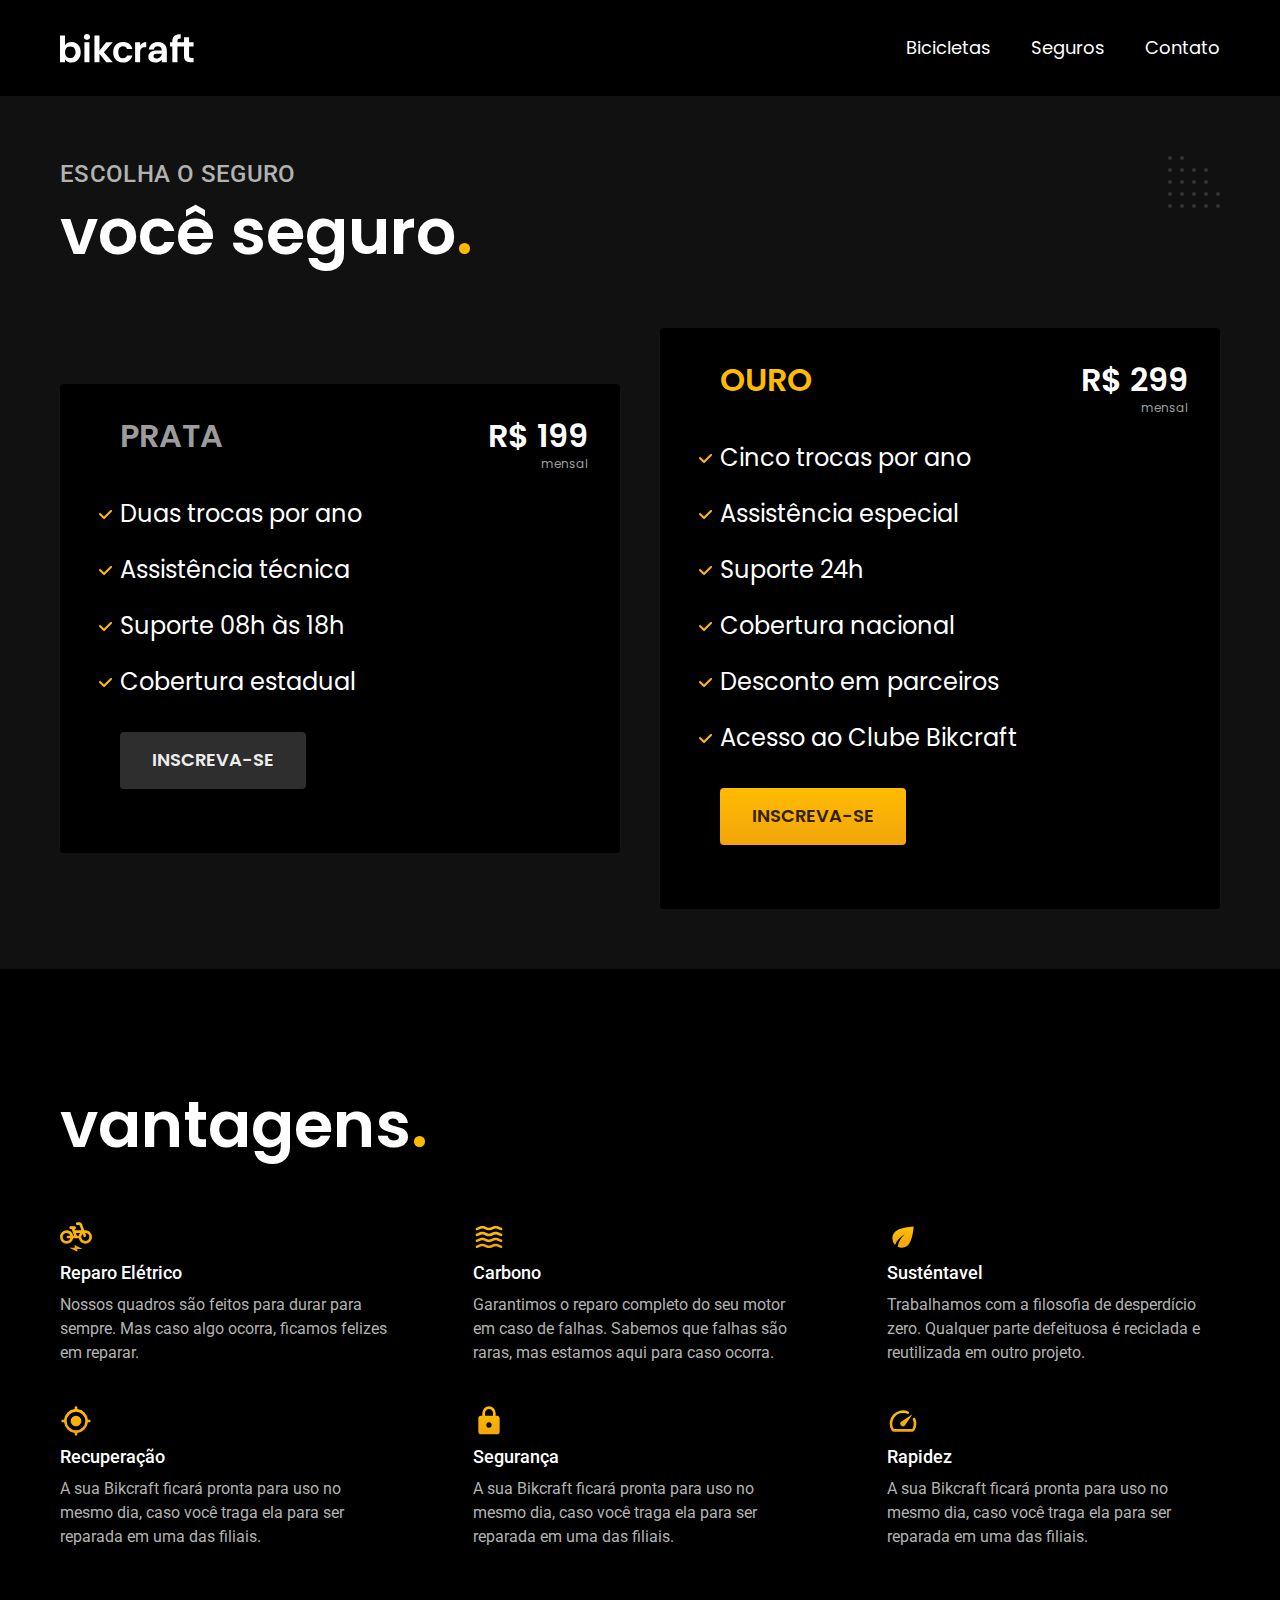
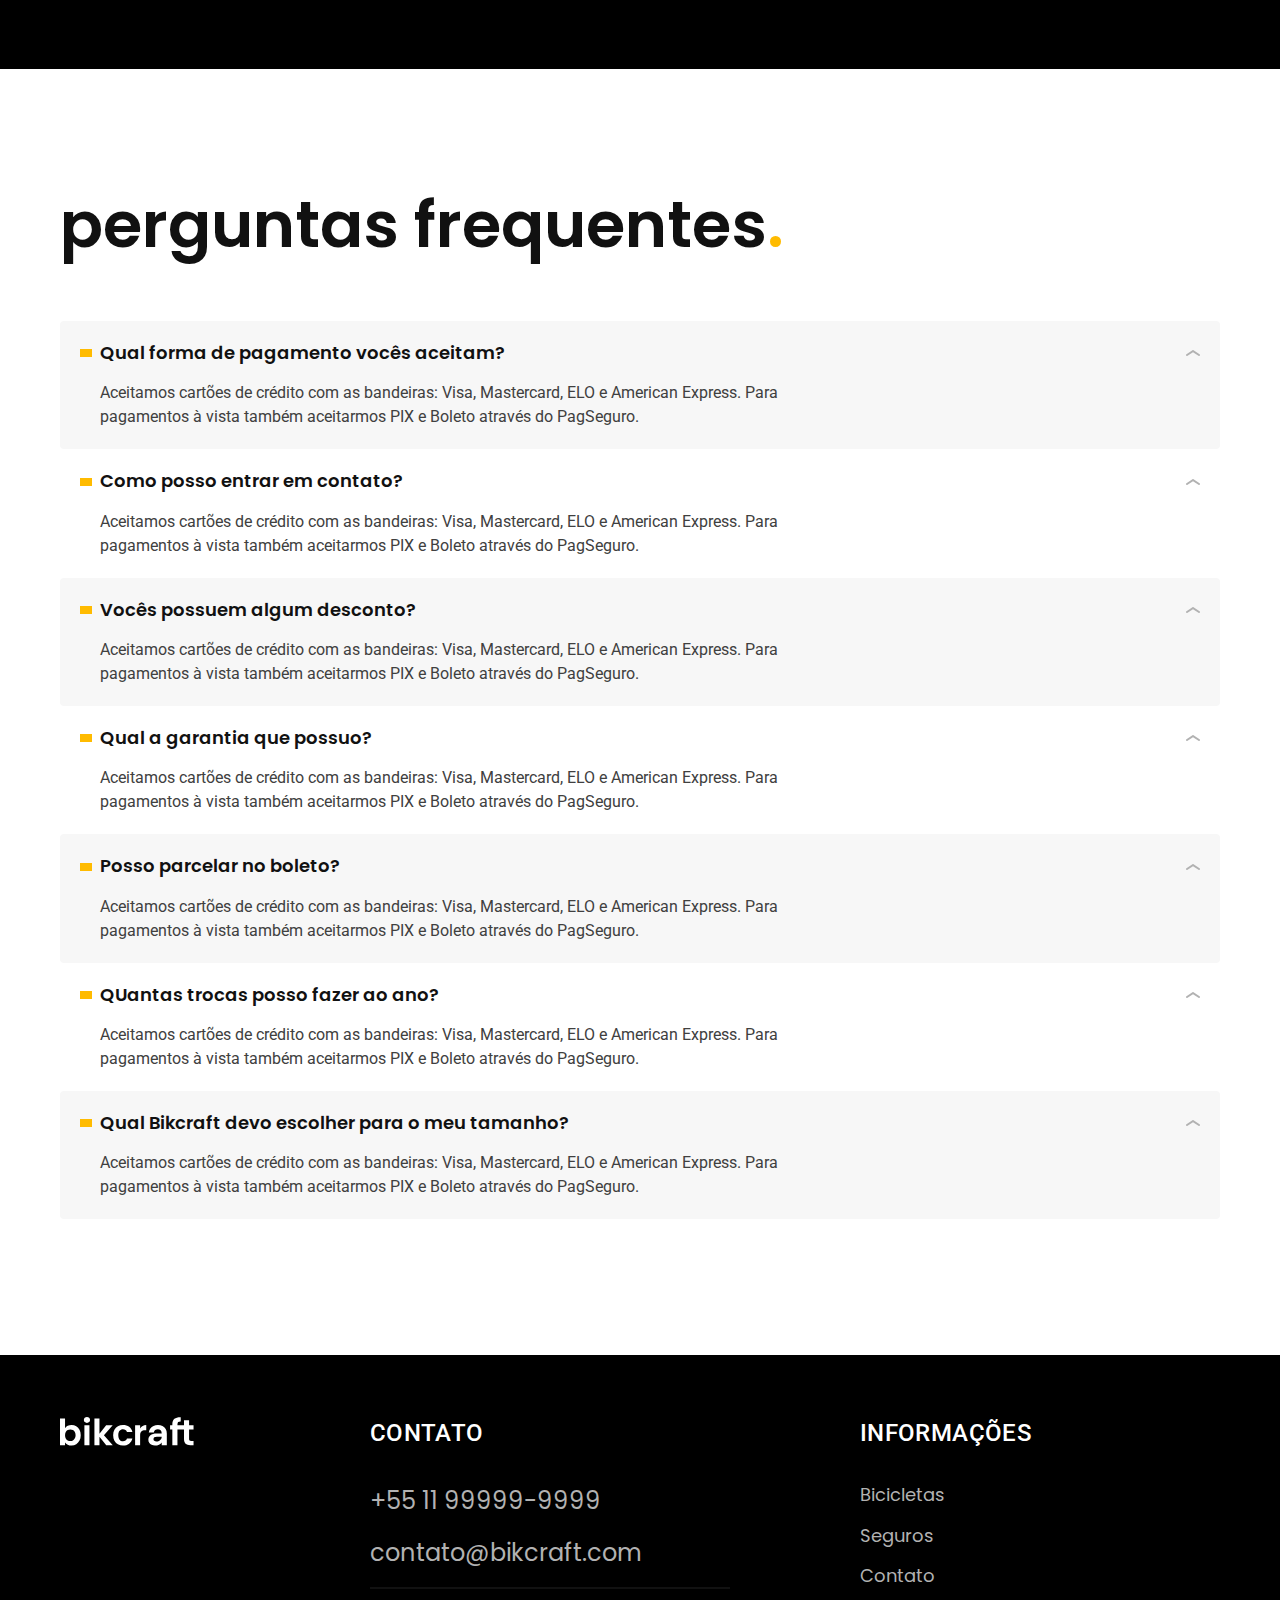
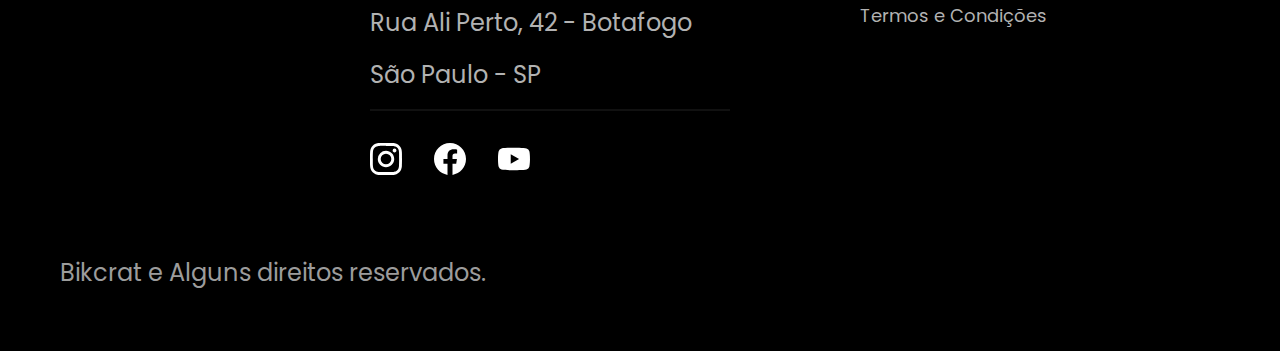
<file: seguros.html>
<!DOCTYPE html>
<html lang="pt-br">
<head>
    <meta charset="UTF-8">
    <meta name="viewport" content="width=device-width, initial-scale=1.0">
    <title>Seguros | Bikcraft</title>
    <meta name="description" content="Termos e Condições">
    <link rel="stylesheet" href="./css/style.css">
    <link rel="preconnect" href="https://fonts.googleapis.com">
    <link rel="preconnect" href="https://fonts.gstatic.com" crossorigin>
    <link href="https://fonts.googleapis.com/css2?family=Merriweather:ital,wght@1,900&family=Poppins:wght@400;600&family=Roboto:wght@500&display=swap" rel="stylesheet">
</head>
<body id="seguros">
    <header class="header-bg">
        <div class="header container">
            <a href="./">
                <img src="./img/bikcraft.svg" alt="Bikcraft">
            </a>
            <nav aria-label="primaria">
                <ul class="header-menu cor-0 font-1-m">
                    <li><a href="./bicicletas.html">Bicicletas</a></li>
                    <li><a href="./seguros.html">Seguros</a></li>
                    <li><a href="./contato.html">Contato</a></li>
                </ul>
            </nav>
        </div>
    </header>

    <main class="seguros-bg">
        <div class="titulo-bg">
            <div class="titulo container">
                <p class="font-2-l-b cor-5">Escolha o seguro</p>
                <h1 class="font-1-xxl cor-0">você seguro<span class="cor-p1">.</span></h1>
            </div>
        </div>


        <div class="seguros container">
            <div class="seguros-item">
                <h3 class="font-1-xl cor-6">PRATA</h3>
                <span class="font-1-xl cor-0">R$ 199 <span class="font-1-xs cor-6">mensal</span></span>
                <ul class="font-2-m cor-0">
                    <li>Duas trocas por ano</li>
                    <li>Assistência técnica</li>
                    <li>Suporte 08h às 18h</li>
                    <li>Cobertura estadual</li>
                    </ul>
                <a class="botao secundario" href="./orcamento">Inscreva-se</a>
            </div>
    
            <div class="seguros-item">
                <h3 class="font-1-xl cor-p1">OURO</h3>
                <span class="font-1-xl cor-0">R$ 299 <span class="font-1-xs cor-6">mensal</span></span>
                <ul class="font-2-m cor-0">
                    <li>Cinco trocas por ano</li>
                    <li>Assistência especial</li>
                    <li>Suporte 24h</li>
                    <li>Cobertura nacional</li>
                    <li>Desconto em parceiros</li>
                    <li>Acesso ao Clube Bikcraft</li>
                </ul>
                <a class="botao" href="./orcamento">Inscreva-se</a>
            </div>
        </div>
    </main>

    <article class="vantagens-bg">
        <div class="vantagens container">
            <h2 class="font-1-xxl cor-0">vantagens<span class="cor-p1">.</span></h2>

            <ul>
                <li>
                    <img src="./img/icones/eletrica.svg" alt="">
                    <h3 class="font-1-l cor-0">Reparo Elétrico</h3>
                    <p class="font-2-s cor-5">Nossos quadros são feitos para durar para sempre. Mas caso algo ocorra, ficamos felizes em reparar.</p>
                </li>
                <li>
                    <img src="./img/icones/carbono.svg" alt="">
                    <h3 class="font-1-l cor-0">Carbono</h3>
                    <p class="font-2-s cor-5">Garantimos o reparo completo do seu motor em caso de falhas. Sabemos que falhas são raras, mas estamos aqui para caso ocorra.</p>
                </li>
                <li>
                    <img src="./img/icones/sustentavel.svg" alt="">
                    <h3 class="font-1-l cor-0">Susténtavel</h3>
                    <p class="font-2-s cor-5">Trabalhamos com a filosofia de desperdício zero. Qualquer parte defeituosa é reciclada e reutilizada em outro projeto.</p>
                </li>
                <li>
                    <img src="./img/icones/rastreador.svg" alt="">
                    <h3 class="font-1-l cor-0">Recuperação</h3>
                    <p class="font-2-s cor-5">A sua Bikcraft ficará pronta para uso no mesmo dia, caso você traga ela para ser reparada em uma das filiais.</p>
                </li>
                <li>
                    <img src="./img/icones/seguro.svg" alt="">
                    <h3 class="font-1-l cor-0">Segurança</h3>
                    <p class="font-2-s cor-5">A sua Bikcraft ficará pronta para uso no mesmo dia, caso você traga ela para ser reparada em uma das filiais.</p>
                </li>
                <li>
                    <img src="./img/icones/velocidade.svg" alt="">
                    <h3 class="font-1-l cor-0">Rapidez</h3>
                    <p class="font-2-s cor-5">A sua Bikcraft ficará pronta para uso no mesmo dia, caso você traga ela para ser reparada em uma das filiais.</p>
                </li>
            </ul>
        </div>
    </article>

    <article class="perguntas container">
        <h2 class="font-1-xxl">perguntas frequentes<span class="cor-p1">.</span></h2>

        <dl>
            <div>
                <dt class="font-1-m-b">Qual forma de pagamento vocês aceitam?</dt>
                <dd class="font-2-s cor-9">Aceitamos cartões de crédito com as bandeiras: Visa, Mastercard, ELO e American Express. Para pagamentos à vista também aceitarmos PIX e Boleto através do PagSeguro.</dd>
            </div>
            <div>
                <dt class="font-1-m-b">Como posso entrar em contato?</dt>
                <dd class="font-2-s cor-9">Aceitamos cartões de crédito com as bandeiras: Visa, Mastercard, ELO e American Express. Para pagamentos à vista também aceitarmos PIX e Boleto através do PagSeguro.</dd>
            </div>
            <div>
                <dt class="font-1-m-b">Vocês possuem algum desconto?</dt>
                <dd class="font-2-s cor-9">Aceitamos cartões de crédito com as bandeiras: Visa, Mastercard, ELO e American Express. Para pagamentos à vista também aceitarmos PIX e Boleto através do PagSeguro.</dd>
            </div>
            <div>
                <dt class="font-1-m-b">Qual a garantia que possuo?</dt>
                <dd class="font-2-s cor-9">Aceitamos cartões de crédito com as bandeiras: Visa, Mastercard, ELO e American Express. Para pagamentos à vista também aceitarmos PIX e Boleto através do PagSeguro.</dd>
            </div>
            <div>
                <dt class="font-1-m-b">Posso parcelar no boleto?</dt>
                <dd class="font-2-s cor-9">Aceitamos cartões de crédito com as bandeiras: Visa, Mastercard, ELO e American Express. Para pagamentos à vista também aceitarmos PIX e Boleto através do PagSeguro.</dd>
            </div>
            <div>
                <dt class="font-1-m-b">QUantas trocas posso fazer ao ano?</dt>
                <dd class="font-2-s cor-9">Aceitamos cartões de crédito com as bandeiras: Visa, Mastercard, ELO e American Express. Para pagamentos à vista também aceitarmos PIX e Boleto através do PagSeguro.</dd>
            </div>
            <div>
                <dt class="font-1-m-b">Qual Bikcraft devo escolher para o meu tamanho?</dt>
                <dd class="font-2-s cor-9">Aceitamos cartões de crédito com as bandeiras: Visa, Mastercard, ELO e American Express. Para pagamentos à vista também aceitarmos PIX e Boleto através do PagSeguro.</dd>
            </div>
        </dl>
    </article>

    <footer class="footer-bg">
        <div class="footer container">
            <img src="./img/bikcraft.svg" alt="Bikcraft">
            <div class="footer-contato">
                <h3 class="font-2-l-b cor-0">Contato</h3>
                <ul class="font-2-m cor-5">
                    <li><a href="tel:+5511999999999">+55 11 99999-9999</a></li>
                    <li><a href="mailto:contato@bikcraft.com">contato@bikcraft.com</a></li>
                    <li>Rua Ali Perto, 42 -  Botafogo</li>
                    <li>São Paulo - SP</li>
                </ul>
                <div class="footer-redes">
                    <a href="./">
                        <img src="./img/redes/instagram.svg" alt="Instagram">
                    </a>
                    <a href="./">
                        <img src="./img/redes/facebook.svg" alt="Facebook">
                    </a>
                    <a href="./">
                        <img src="./img/redes/youtube.svg" alt="Youtube">
                    </a>
                </div>
            </div>
            <div class="footer-informacoes">
                <h3 class="font-2-l-b cor-0">Informações</h3>
                <nav>
                    <ul class="font-1-m cor-5">
                        <li><a href="./bicicletas.html">Bicicletas</a></li>
                        <li><a href="./seguros.html">Seguros</a></li>
                        <li><a href="./contato.html">Contato</a></li>
                        <li><a href="./termos.html">Termos e Condições</a></li>
                    </ul>
                </nav>
            </div>
            <p class="footer-copy font-2-m cor-6">Bikcrat e Alguns direitos reservados.</p>
        </div>
    </footer>
</body>
</html>
</file>
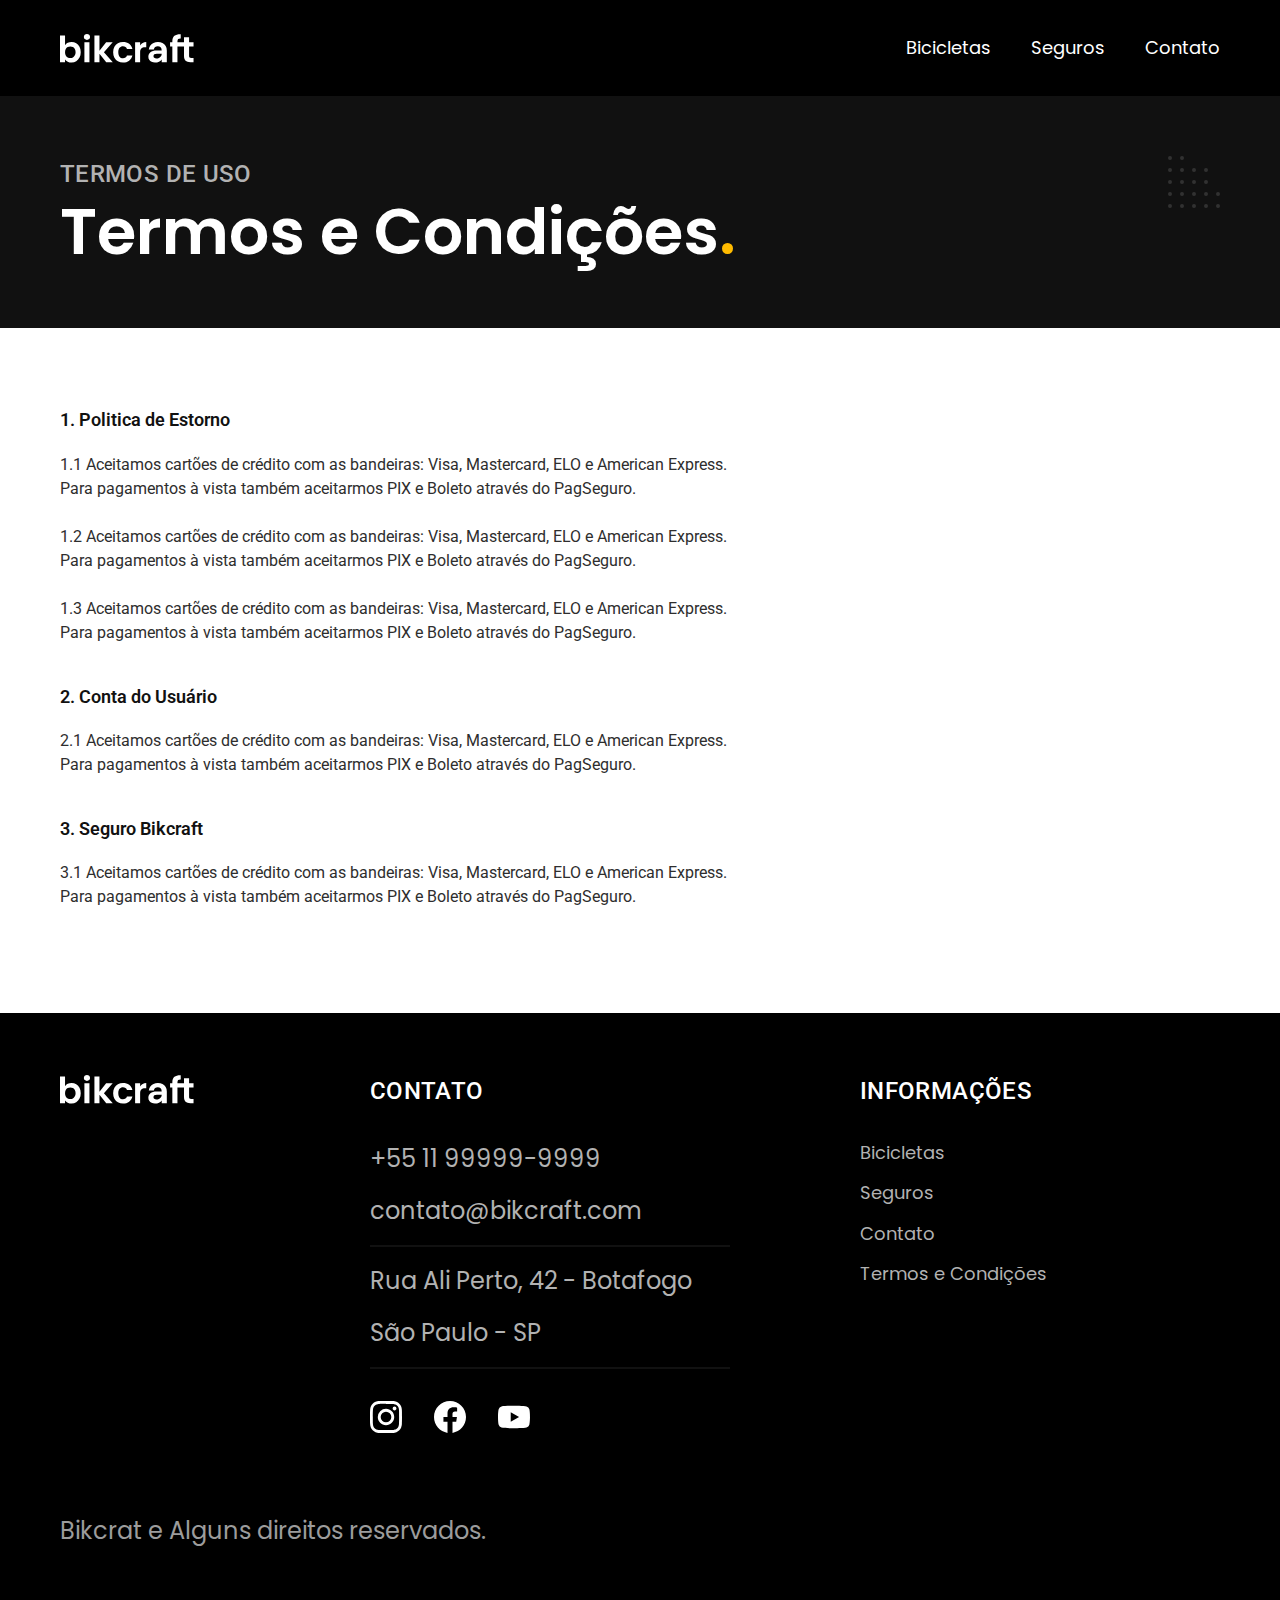
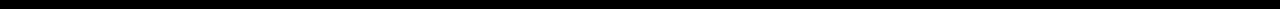
<file: termos.html>
<!DOCTYPE html>
<html lang="pt-br">
<head>
    <meta charset="UTF-8">
    <meta name="viewport" content="width=device-width, initial-scale=1.0">
    <title>Termos e Condições | Bikcraft</title>
    <meta name="description" content="Termos e Condições">
    <link rel="stylesheet" href="./css/style.css">
    <link rel="preconnect" href="https://fonts.googleapis.com">
    <link rel="preconnect" href="https://fonts.gstatic.com" crossorigin>
    <link href="https://fonts.googleapis.com/css2?family=Merriweather:ital,wght@1,900&family=Poppins:wght@400;600&family=Roboto:wght@500&display=swap" rel="stylesheet">
</head>
<body id="termos">
    <header class="header-bg">
        <div class="header container">
            <a href="./">
                <img src="./img/bikcraft.svg" alt="Bikcraft">
            </a>
            <nav aria-label="primaria">
                <ul class="header-menu cor-0 font-1-m">
                    <li><a href="./bicicletas.html">Bicicletas</a></li>
                    <li><a href="./seguros.html">Seguros</a></li>
                    <li><a href="./contato.html">Contato</a></li>
                </ul>
            </nav>
        </div>
    </header>

    <main>
        <div class="titulo-bg">
            <div class="titulo container">
                <p class="font-2-l-b cor-5">Termos de uso</p>
                <h1 class="font-1-xxl cor-0">Termos e Condições<span class="cor-p1">.</span></h1>
            </div>
        </div>

        <div class="termos font-2-s cor-10 container">
            <h2 class="font-1-l cor-11">1. Politica de Estorno</h2>
            <p>1.1 Aceitamos cartões de crédito com as bandeiras: Visa, Mastercard, ELO e American Express. Para pagamentos à vista também aceitarmos PIX e Boleto através do PagSeguro.</p>
            <p>1.2 Aceitamos cartões de crédito com as bandeiras: Visa, Mastercard, ELO e American Express. Para pagamentos à vista também aceitarmos PIX e Boleto através do PagSeguro.</p>
            <p>1.3 Aceitamos cartões de crédito com as bandeiras: Visa, Mastercard, ELO e American Express. Para pagamentos à vista também aceitarmos PIX e Boleto através do PagSeguro.</p>
        
            <h2 class="font-1-l cor-11">2. Conta do Usuário</h2>
            <p>2.1 Aceitamos cartões de crédito com as bandeiras: Visa, Mastercard, ELO e American Express. Para pagamentos à vista também aceitarmos PIX e Boleto através do PagSeguro.</p>
        
            <h2 class="font-1-l cor-11">3. Seguro Bikcraft</h2>
            <p>3.1 Aceitamos cartões de crédito com as bandeiras: Visa, Mastercard, ELO e American Express. Para pagamentos à vista também aceitarmos PIX e Boleto através do PagSeguro.</p>
        </div>
    </main>

    <footer class="footer-bg">
        <div class="footer container">
            <img src="./img/bikcraft.svg" alt="Bikcraft">
            <div class="footer-contato">
                <h3 class="font-2-l-b cor-0">Contato</h3>
                <ul class="font-2-m cor-5">
                    <li><a href="tel:+5511999999999">+55 11 99999-9999</a></li>
                    <li><a href="mailto:contato@bikcraft.com">contato@bikcraft.com</a></li>
                    <li>Rua Ali Perto, 42 -  Botafogo</li>
                    <li>São Paulo - SP</li>
                </ul>
                <div class="footer-redes">
                    <a href="./">
                        <img src="./img/redes/instagram.svg" alt="Instagram">
                    </a>
                    <a href="./">
                        <img src="./img/redes/facebook.svg" alt="Facebook">
                    </a>
                    <a href="./">
                        <img src="./img/redes/youtube.svg" alt="Youtube">
                    </a>
                </div>
            </div>
            <div class="footer-informacoes">
                <h3 class="font-2-l-b cor-0">Informações</h3>
                <nav>
                    <ul class="font-1-m cor-5">
                        <li><a href="./bicicletas.html">Bicicletas</a></li>
                        <li><a href="./seguros.html">Seguros</a></li>
                        <li><a href="./contato.html">Contato</a></li>
                        <li><a href="./termos.html">Termos e Condições</a></li>
                    </ul>
                </nav>
            </div>
            <p class="footer-copy font-2-m cor-6">Bikcrat e Alguns direitos reservados.</p>
        </div>
    </footer>
</body>
</html>
</file>
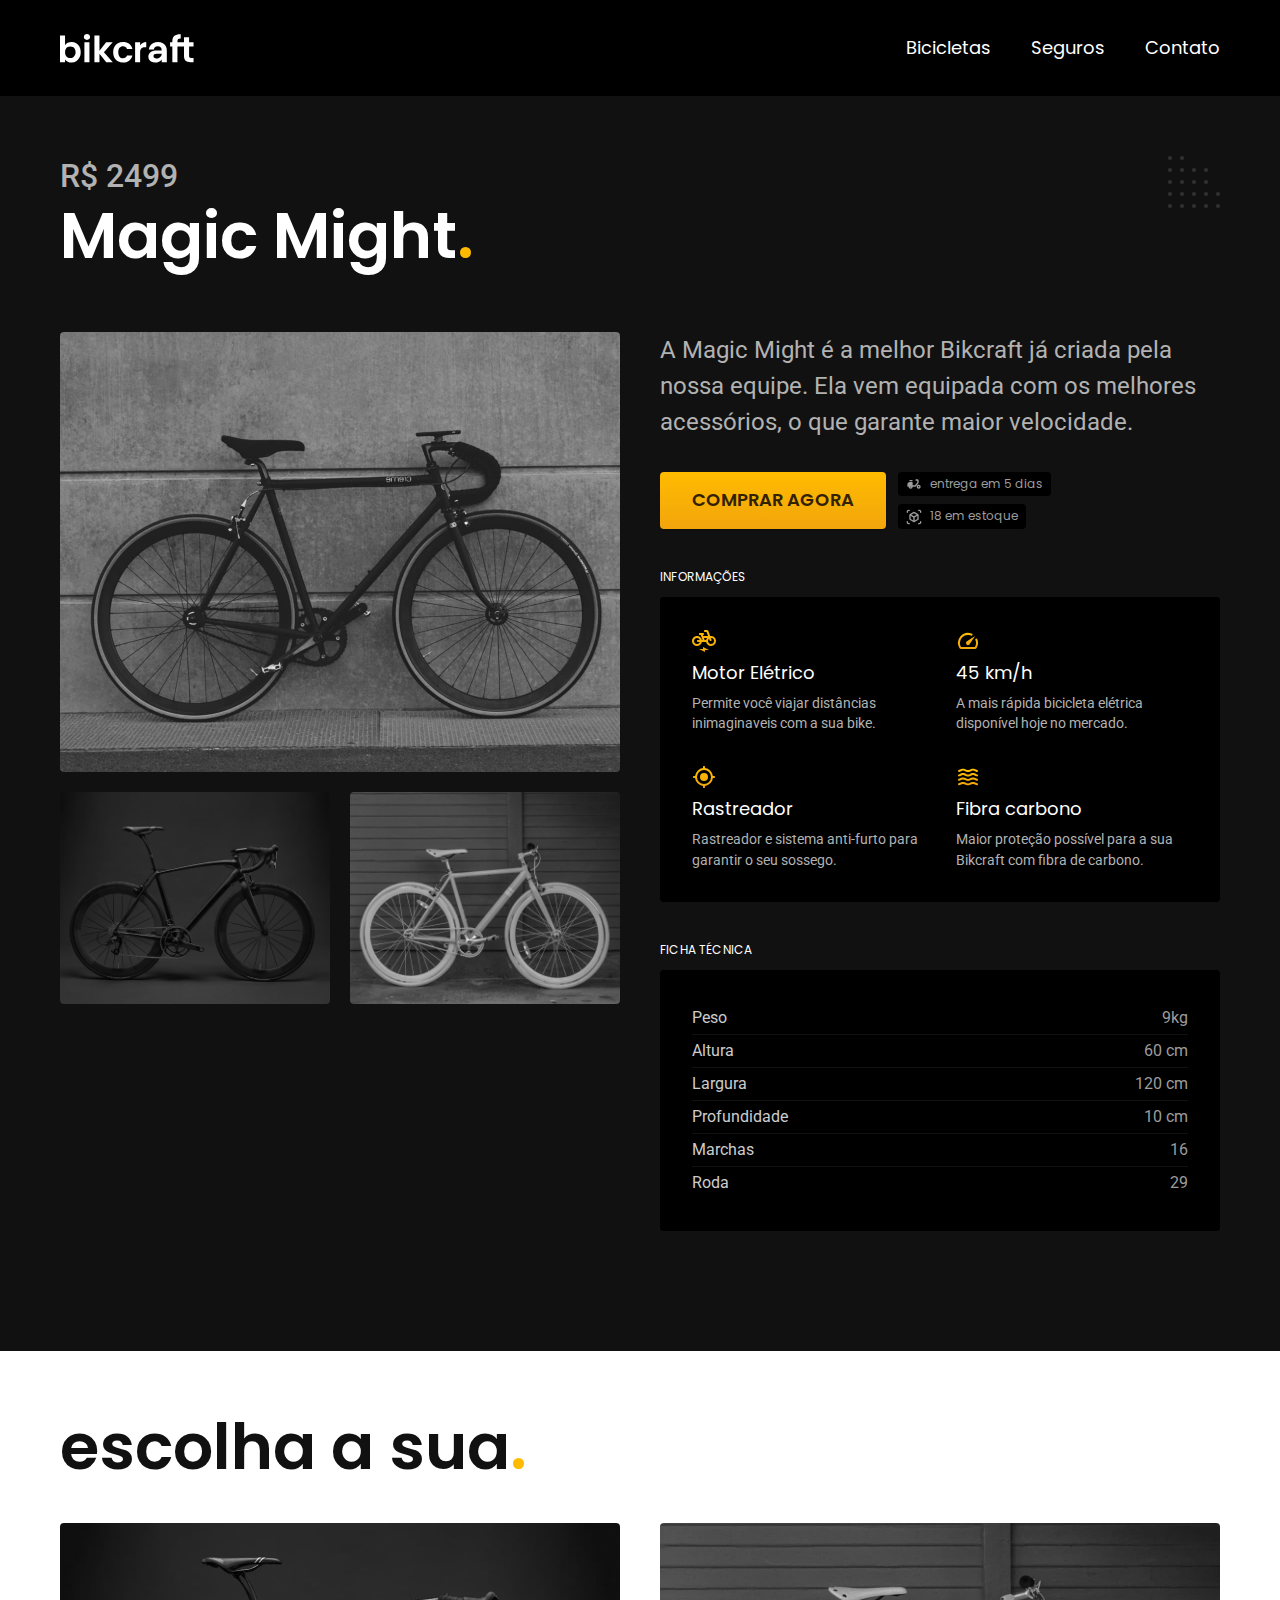
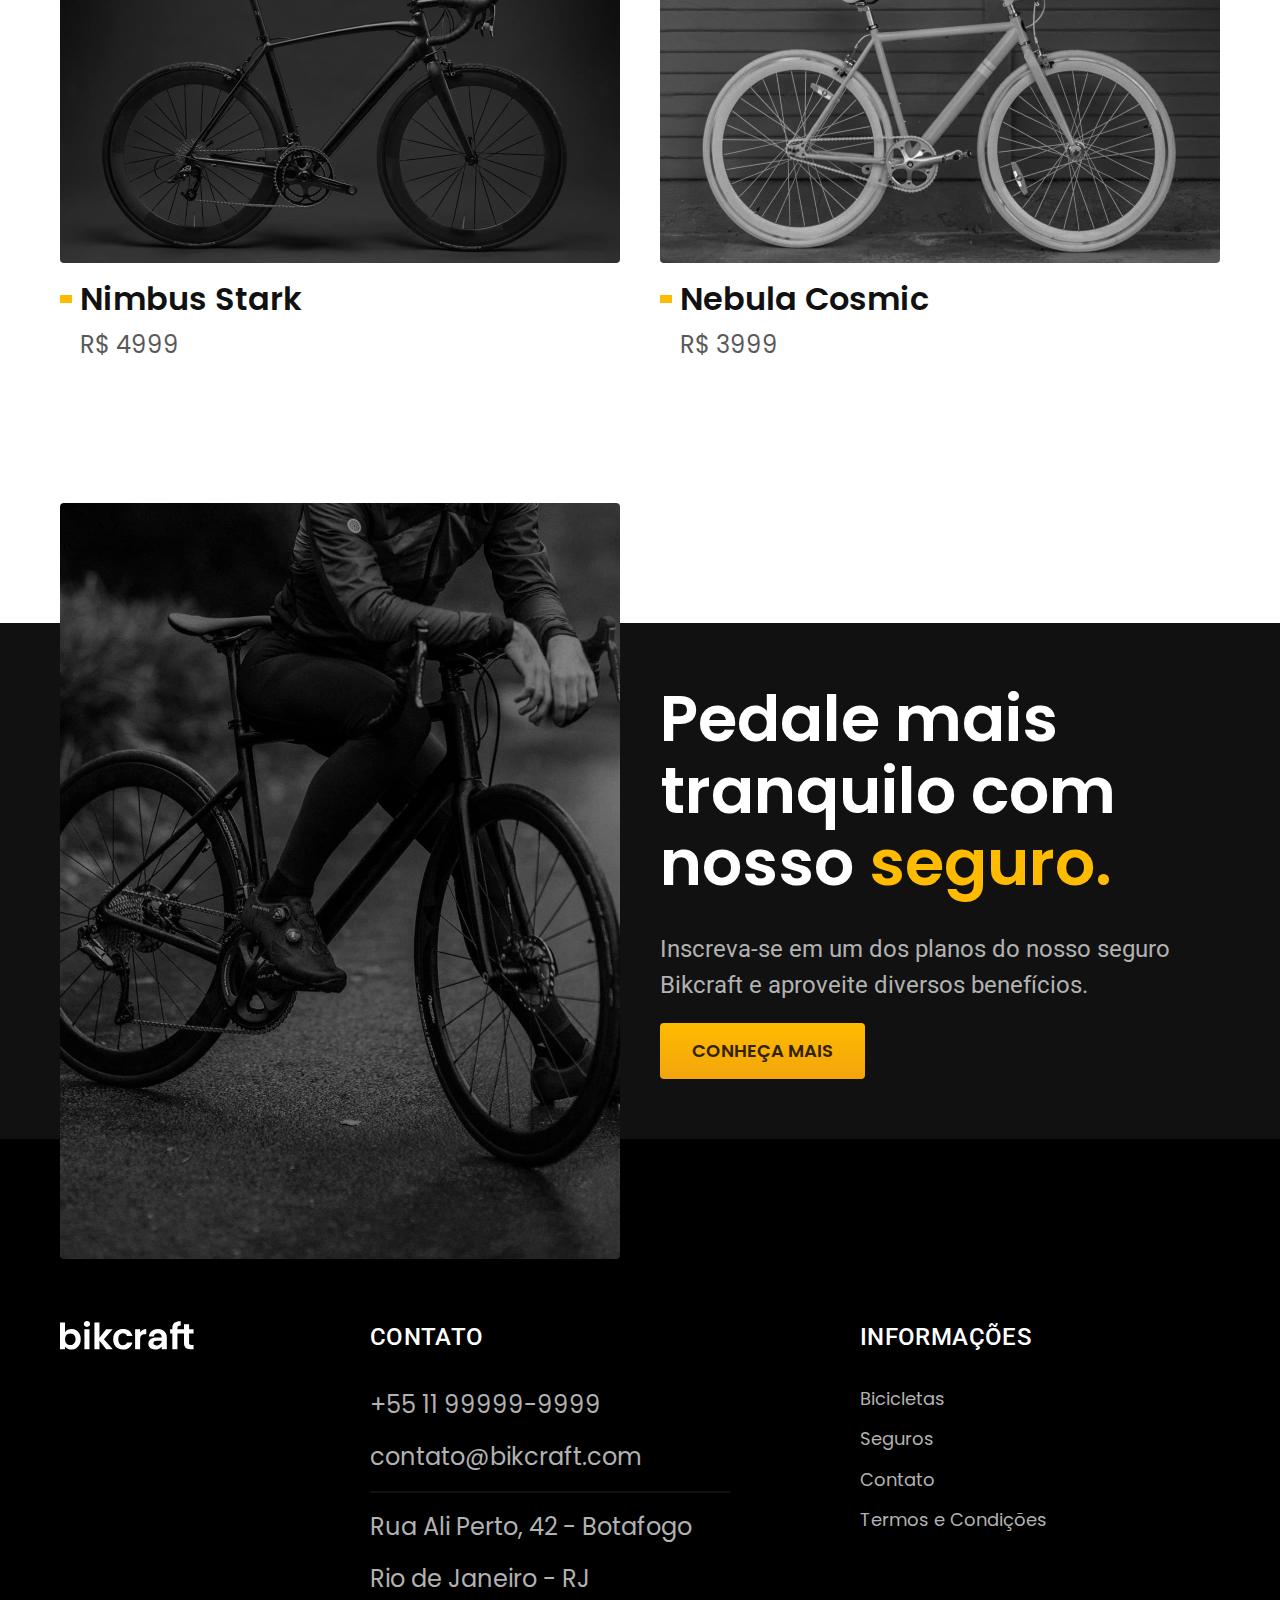
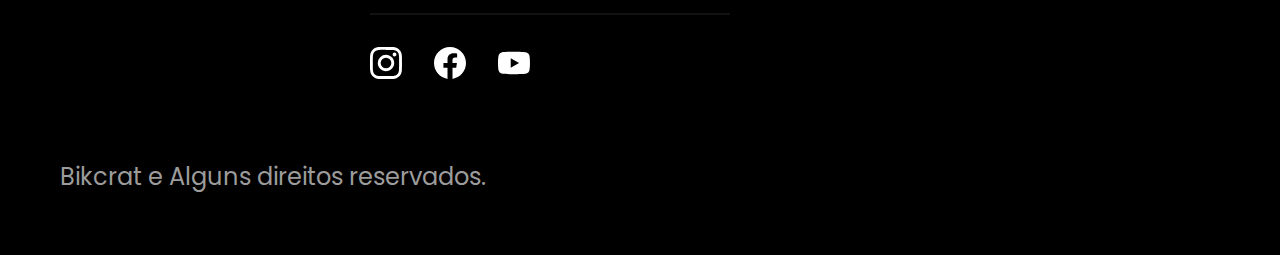
<file: bicicletas/magic.html>
<!DOCTYPE html>
<html lang="pt-br">
<head>
    <meta charset="UTF-8">
    <meta name="viewport" content="width=device-width, initial-scale=1.0">
    <title>Magic | Bikcraft</title>
    <meta name="description" content="Termos e Condições">
    <link rel="stylesheet" href="../css/style.css">
    <link rel="preconnect" href="https://fonts.googleapis.com">
    <link rel="preconnect" href="https://fonts.gstatic.com" crossorigin>
    <link href="https://fonts.googleapis.com/css2?family=Merriweather:ital,wght@1,900&family=Poppins:wght@400;600&family=Roboto:wght@500&display=swap" rel="stylesheet">
</head>
<body id="bicicleta">
    <header class="header-bg">
        <div class="header container">
            <a href="../">
                <img src="../img/bikcraft.svg" alt="Bikcraft">
            </a>
            <nav aria-label="primaria">
                <ul class="header-menu cor-0 font-1-m">
                    <li><a href="../bicicletas.html">Bicicletas</a></li>
                    <li><a href="../seguros.html">Seguros</a></li>
                    <li><a href="../contato.html">Contato</a></li>
                </ul>
            </nav>
        </div>
    </header>

    <main class="titulo-bg">
        <div>
            <div class="titulo container">
                <p class="font-2-xl cor-5">R$ 2499</p>
                <h1 class="font-1-xxl cor-0">Magic Might<span class="cor-p1">.</span></h1>
            </div>
        </div>

        <div class="bicicleta container">
            <div class="bicicleta-imagens">
                <img src="../img/bicicleta/nimbus2.jpg" alt="">
                <img src="../img/bicicleta/nimbus1.jpg" alt="">
                <img src="../img/bicicleta/nimbus3.jpg" alt="">
            </div>
            <div class="bicicleta-conteudo">
                <p class="font-2-l cor-5">A Magic Might é a melhor Bikcraft já criada pela nossa equipe. Ela vem equipada com os melhores acessórios, o que garante maior velocidade.</p>
                <div class="bicicleta-comprar">
                    <a class="botao" href="../orcamento.html">Comprar Agora</a>
                    <span class="font-1-xs cor-6"><img src="../img/icones/entrega.svg" alt="">entrega em 5 dias</span>

                    <span class="font-1-xs cor-6"><img src="../img/icones/estoque.svg" alt="">18 em estoque</span>
                </div>

                <h2 class="font-1-xs cor-0">Informações</h2>
                <ul class="bicicleta-informacoes">
                    <li>
                        <img src="../img/icones/eletrica.svg" alt="">
                        <h3 class="font-1-m cor-0">Motor Elétrico</h3>
                        <p class="font-2-xs cor-5">Permite você viajar distâncias inimaginaveis com a sua bike.</p>
                    </li>
                    <li>
                        <img src="../img/icones/velocidade.svg" alt="">
                        <h3 class="font-1-m cor-0">45 km/h</h3>
                        <p class="font-2-xs cor-5">A mais rápida bicicleta elétrica disponível hoje no mercado.</p>
                    </li>
                    <li>
                        <img src="../img/icones/rastreador.svg" alt="">
                        <h3 class="font-1-m cor-0">Rastreador</h3>
                        <p class="font-2-xs cor-5">Rastreador e sistema anti-furto para garantir o seu sossego.</p>
                    </li>
                    <li>
                        <img src="../img/icones/carbono.svg" alt="">
                        <h3 class="font-1-m cor-0">Fibra carbono</h3>
                        <p class="font-2-xs cor-5">Maior proteção possível para a sua Bikcraft com fibra de carbono.</p>
                    </li>
                </ul>

                <h2 class="font-1-xs cor-0">Ficha Técnica</h2>
                <ul class="bicicleta-ficha font-2-s cor-4">
                    <li>Peso <span>9kg</span></li>
                    <li>Altura <span>60 cm</span></li>
                    <li>Largura <span>120 cm</span></li>
                    <li>Profundidade <span>10 cm</span></li>
                    <li>Marchas <span>16</span></li>
                    <li>Roda <span>29</span></li>
                </ul>
            </div>
        </div>
    </main>

    <article class="bicicletas-lista container">
        <h2 class="font-1-xxl">escolha a sua<span class="cor-p1">.</span></h2>
        
        <ul>
            <li>
                <a href="./nimbus.html">
                    <img src="../img/bicicletas/nimbus.jpg" alt="Bicileta preta">
                    <h3 class="font-1-xl">Nimbus Stark</h3>
                    <span class="font-2-m cor-8">R$ 4999</span>
                </a>

                <li>
                    <a href="./nebula.html">
                        <img src="../img/bicicletas/nebula.jpg" alt="Bicileta preta">
                        <h3 class="font-1-xl">Nebula Cosmic</h3>
                        <span class="font-2-m cor-8">R$ 3999</span>
                    </a>
                </li>
            </li>
        </ul>
    </article>


    <article class="seguro-bg">
        <div class="seguro container">
            <div class="seguro-imagem">
                <img src="../img/fotos/seguros.jpg" alt="Pessoa parada em cima de uma bicicleta.">
            </div>
            <div class="seguro-conteudo">
                <h2 class="font-1-xxl cor-0">Pedale mais tranquilo com nosso <span class="cor-p1">seguro.</span></h2>
                <p class="font-2-l cor-5">Inscreva-se em um dos planos do nosso seguro Bikcraft e aproveite diversos benefícios.</p>
                <a class="botao" href="../seguros.html">Conheça Mais</a>
            </div>
        </div>
    </article>

    <footer class="footer-bg">
        <div class="footer container">
            <img src="../img/bikcraft.svg" alt="Bikcraft">
            <div class="footer-contato">
                <h3 class="font-2-l-b cor-0">Contato</h3>
                <ul class="font-2-m cor-5">
                    <li><a href="tel:+5511999999999">+55 11 99999-9999</a></li>
                    <li><a href="mailto:contato@bikcraft.com">contato@bikcraft.com</a></li>
                    <li>Rua Ali Perto, 42 -  Botafogo</li>
                    <li>Rio de Janeiro - RJ</li>
                </ul>
                <div class="footer-redes">
                    <a href="../">
                        <img src="../img/redes/instagram.svg" alt="Instagram">
                    </a>
                    <a href="../">
                        <img src="../img/redes/facebook.svg" alt="Facebook">
                    </a>
                    <a href="../">
                        <img src="../img/redes/youtube.svg" alt="Youtube">
                    </a>
                </div>
            </div>
            <div class="footer-informacoes">
                <h3 class="font-2-l-b cor-0">Informações</h3>
                <nav>
                    <ul class="font-1-m cor-5">
                        <li><a href="../bicicletas.html">Bicicletas</a></li>
                        <li><a href="../seguros.html">Seguros</a></li>
                        <li><a href="../contato.html">Contato</a></li>
                        <li><a href="../termos.html">Termos e Condições</a></li>
                    </ul>
                </nav>
            </div>
            <p class="footer-copy font-2-m cor-6">Bikcrat e Alguns direitos reservados.</p>
        </div>
    </footer>
</body>
</html>
</file>
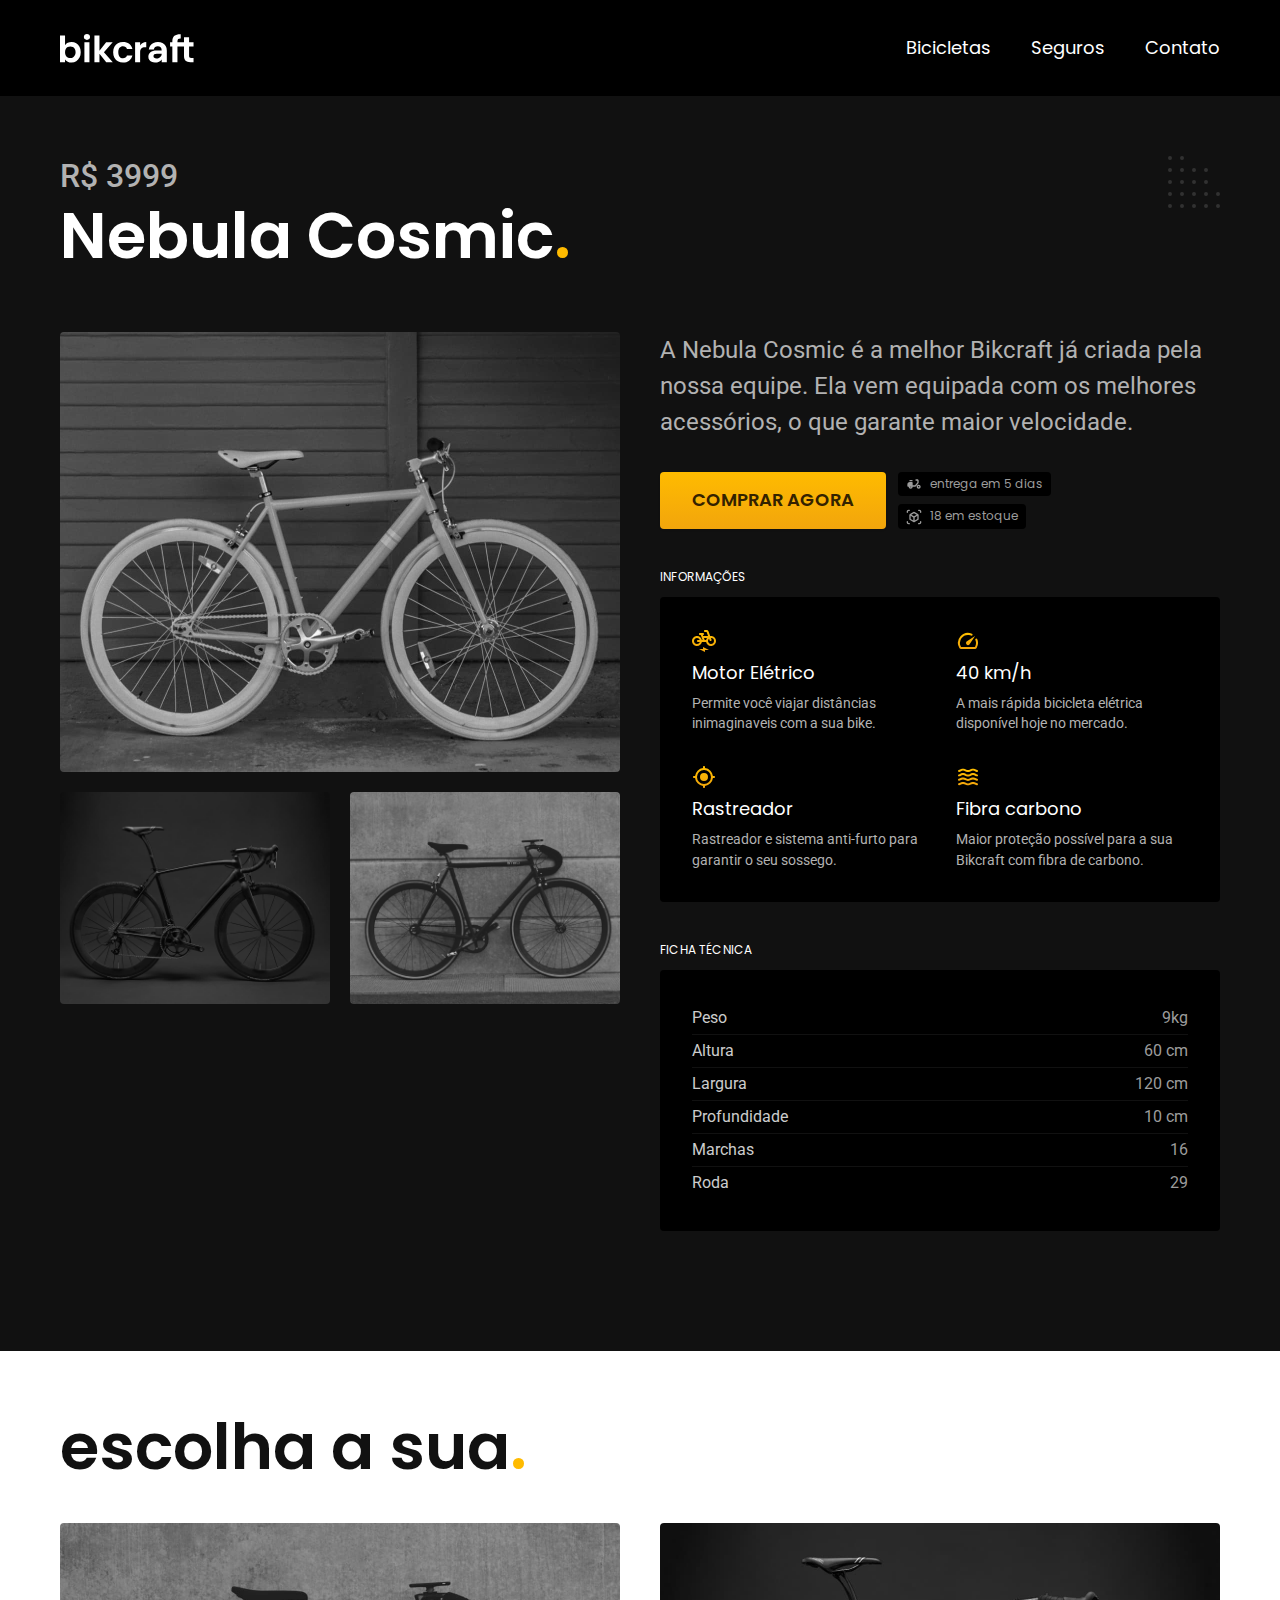
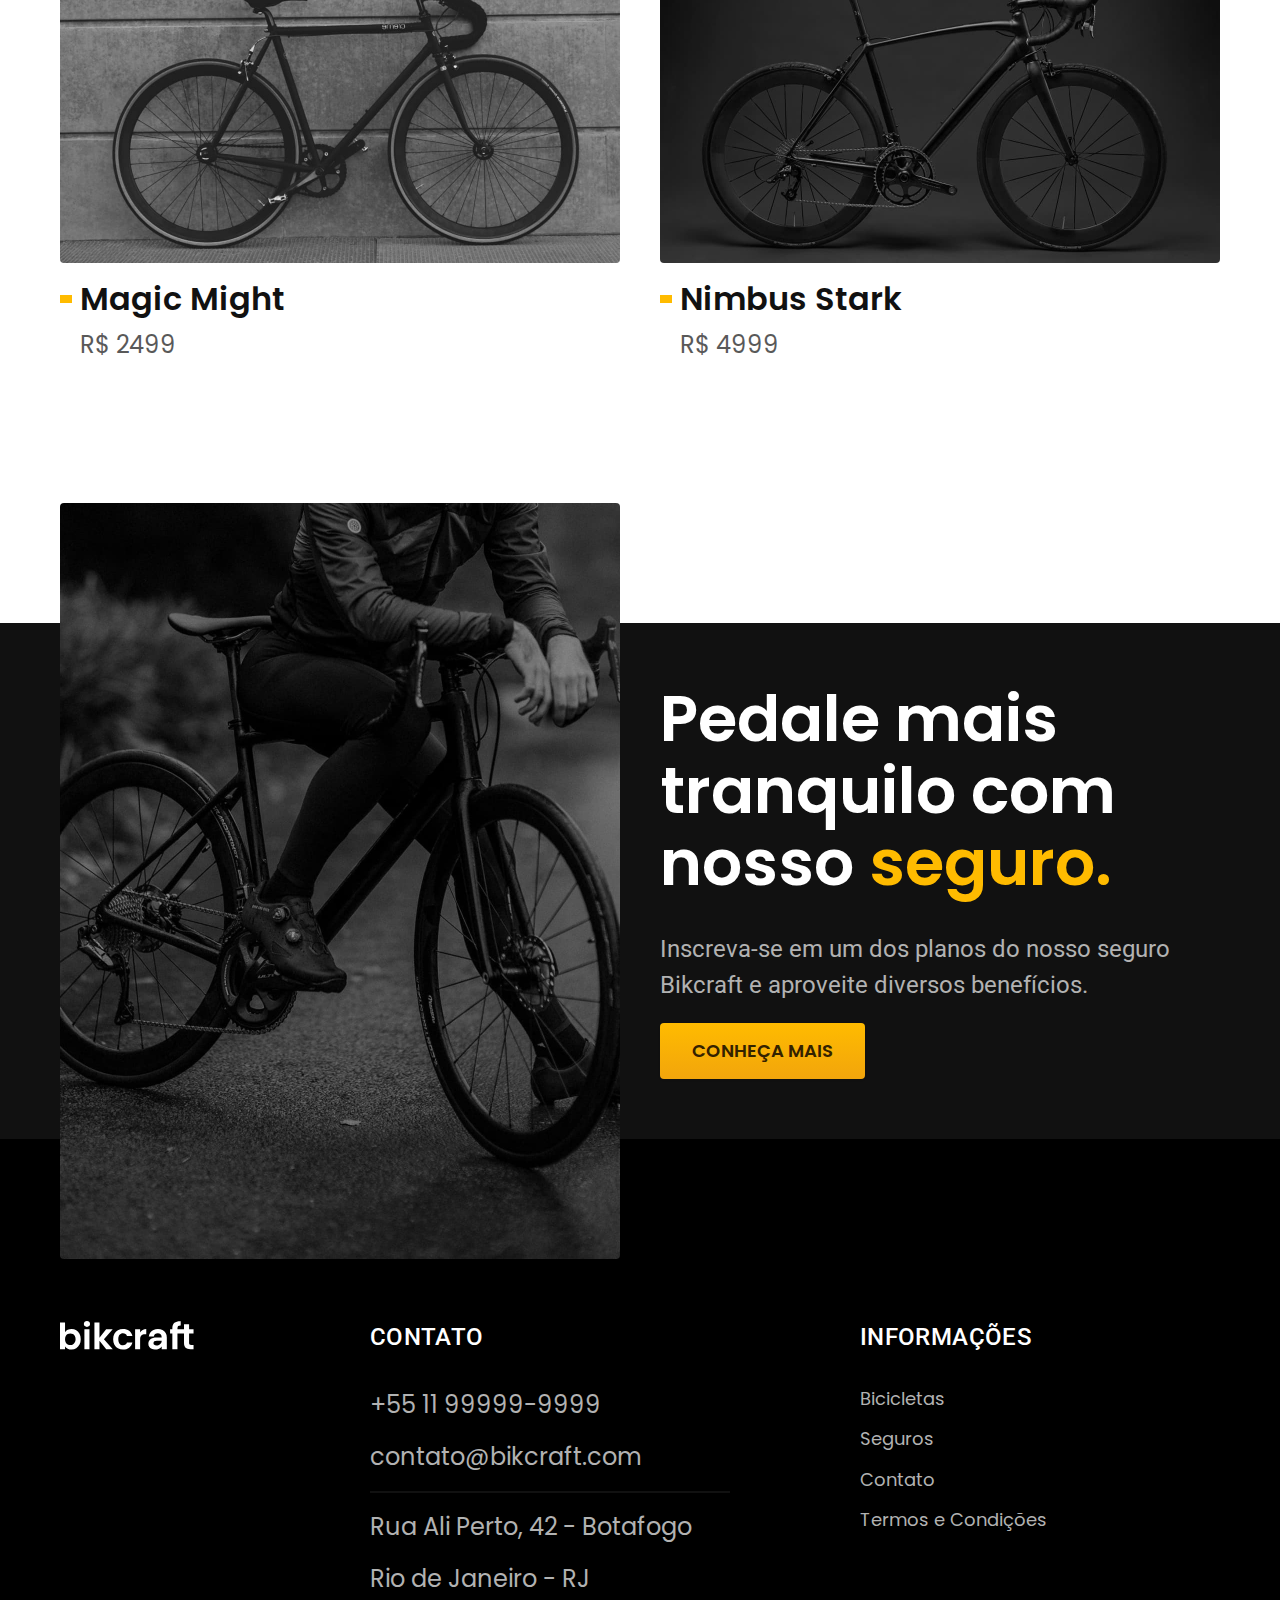
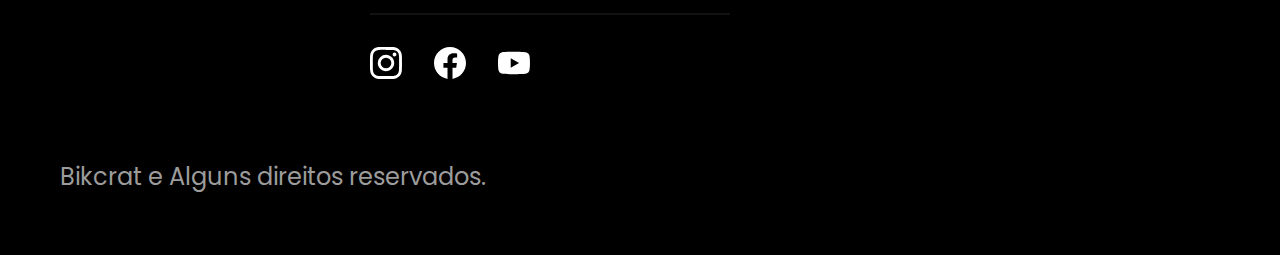
<file: bicicletas/nebula.html>
<!DOCTYPE html>
<html lang="pt-br">
<head>
    <meta charset="UTF-8">
    <meta name="viewport" content="width=device-width, initial-scale=1.0">
    <title>Nebula | Bikcraft</title>
    <meta name="description" content="Termos e Condições">
    <link rel="stylesheet" href="../css/style.css">
    <link rel="preconnect" href="https://fonts.googleapis.com">
    <link rel="preconnect" href="https://fonts.gstatic.com" crossorigin>
    <link href="https://fonts.googleapis.com/css2?family=Merriweather:ital,wght@1,900&family=Poppins:wght@400;600&family=Roboto:wght@500&display=swap" rel="stylesheet">
</head>
<body id="bicicleta">
    <header class="header-bg">
        <div class="header container">
            <a href="../">
                <img src="../img/bikcraft.svg" alt="Bikcraft">
            </a>
            <nav aria-label="primaria">
                <ul class="header-menu cor-0 font-1-m">
                    <li><a href="../bicicletas.html">Bicicletas</a></li>
                    <li><a href="../seguros.html">Seguros</a></li>
                    <li><a href="../contato.html">Contato</a></li>
                </ul>
            </nav>
        </div>
    </header>

    <main class="titulo-bg">
        <div>
            <div class="titulo container">
                <p class="font-2-xl cor-5">R$ 3999</p>
                <h1 class="font-1-xxl cor-0">Nebula Cosmic<span class="cor-p1">.</span></h1>
            </div>
        </div>

        <div class="bicicleta container">
            <div class="bicicleta-imagens">
                <img src="../img/bicicleta/nimbus3.jpg" alt="">
                <img src="../img/bicicleta/nimbus1.jpg" alt="">
                <img src="../img/bicicleta/nimbus2.jpg" alt="">
            </div>
            <div class="bicicleta-conteudo">
                <p class="font-2-l cor-5">A Nebula Cosmic é a melhor Bikcraft já criada pela nossa equipe. Ela vem equipada com os melhores acessórios, o que garante maior velocidade.</p>
                <div class="bicicleta-comprar">
                    <a class="botao" href="../orcamento.html">Comprar Agora</a>
                    <span class="font-1-xs cor-6"><img src="../img/icones/entrega.svg" alt="">entrega em 5 dias</span>

                    <span class="font-1-xs cor-6"><img src="../img/icones/estoque.svg" alt="">18 em estoque</span>
                </div>

                <h2 class="font-1-xs cor-0">Informações</h2>
                <ul class="bicicleta-informacoes">
                    <li>
                        <img src="../img/icones/eletrica.svg" alt="">
                        <h3 class="font-1-m cor-0">Motor Elétrico</h3>
                        <p class="font-2-xs cor-5">Permite você viajar distâncias inimaginaveis com a sua bike.</p>
                    </li>
                    <li>
                        <img src="../img/icones/velocidade.svg" alt="">
                        <h3 class="font-1-m cor-0">40 km/h</h3>
                        <p class="font-2-xs cor-5">A mais rápida bicicleta elétrica disponível hoje no mercado.</p>
                    </li>
                    <li>
                        <img src="../img/icones/rastreador.svg" alt="">
                        <h3 class="font-1-m cor-0">Rastreador</h3>
                        <p class="font-2-xs cor-5">Rastreador e sistema anti-furto para garantir o seu sossego.</p>
                    </li>
                    <li>
                        <img src="../img/icones/carbono.svg" alt="">
                        <h3 class="font-1-m cor-0">Fibra carbono</h3>
                        <p class="font-2-xs cor-5">Maior proteção possível para a sua Bikcraft com fibra de carbono.</p>
                    </li>
                </ul>

                <h2 class="font-1-xs cor-0">Ficha Técnica</h2>
                <ul class="bicicleta-ficha font-2-s cor-4">
                    <li>Peso <span>9kg</span></li>
                    <li>Altura <span>60 cm</span></li>
                    <li>Largura <span>120 cm</span></li>
                    <li>Profundidade <span>10 cm</span></li>
                    <li>Marchas <span>16</span></li>
                    <li>Roda <span>29</span></li>
                </ul>
            </div>
        </div>
    </main>

    <article class="bicicletas-lista container">
        <h2 class="font-1-xxl">escolha a sua<span class="cor-p1">.</span></h2>
        
        <ul>
            <li>
                <a href="./magic.html">
                    <img src="../img/bicicletas/magic.jpg" alt="Bicileta preta">
                    <h3 class="font-1-xl">Magic Might</h3>
                    <span class="font-2-m cor-8">R$ 2499</span>
                </a>

                <li>
                    <a href="./nimbus.html">
                        <img src="../img/bicicletas/nimbus.jpg" alt="Bicileta preta">
                        <h3 class="font-1-xl">Nimbus Stark</h3>
                        <span class="font-2-m cor-8">R$ 4999</span>
                    </a>
                </li>
            </li>
        </ul>
    </article>


    <article class="seguro-bg">
        <div class="seguro container">
            <div class="seguro-imagem">
                <img src="../img/fotos/seguros.jpg" alt="Pessoa parada em cima de uma bicicleta.">
            </div>
            <div class="seguro-conteudo">
                <h2 class="font-1-xxl cor-0">Pedale mais tranquilo com nosso <span class="cor-p1">seguro.</span></h2>
                <p class="font-2-l cor-5">Inscreva-se em um dos planos do nosso seguro Bikcraft e aproveite diversos benefícios.</p>
                <a class="botao" href="../seguros.html">Conheça Mais</a>
            </div>
        </div>
    </article>

    <footer class="footer-bg">
        <div class="footer container">
            <img src="../img/bikcraft.svg" alt="Bikcraft">
            <div class="footer-contato">
                <h3 class="font-2-l-b cor-0">Contato</h3>
                <ul class="font-2-m cor-5">
                    <li><a href="tel:+5511999999999">+55 11 99999-9999</a></li>
                    <li><a href="mailto:contato@bikcraft.com">contato@bikcraft.com</a></li>
                    <li>Rua Ali Perto, 42 -  Botafogo</li>
                    <li>Rio de Janeiro - RJ</li>
                </ul>
                <div class="footer-redes">
                    <a href="../">
                        <img src="../img/redes/instagram.svg" alt="Instagram">
                    </a>
                    <a href="../">
                        <img src="../img/redes/facebook.svg" alt="Facebook">
                    </a>
                    <a href="../">
                        <img src="../img/redes/youtube.svg" alt="Youtube">
                    </a>
                </div>
            </div>
            <div class="footer-informacoes">
                <h3 class="font-2-l-b cor-0">Informações</h3>
                <nav>
                    <ul class="font-1-m cor-5">
                        <li><a href="../bicicletas.html">Bicicletas</a></li>
                        <li><a href="../seguros.html">Seguros</a></li>
                        <li><a href="../contato.html">Contato</a></li>
                        <li><a href="../termos.html">Termos e Condições</a></li>
                    </ul>
                </nav>
            </div>
            <p class="footer-copy font-2-m cor-6">Bikcrat e Alguns direitos reservados.</p>
        </div>
    </footer>
</body>
</html>
</file>
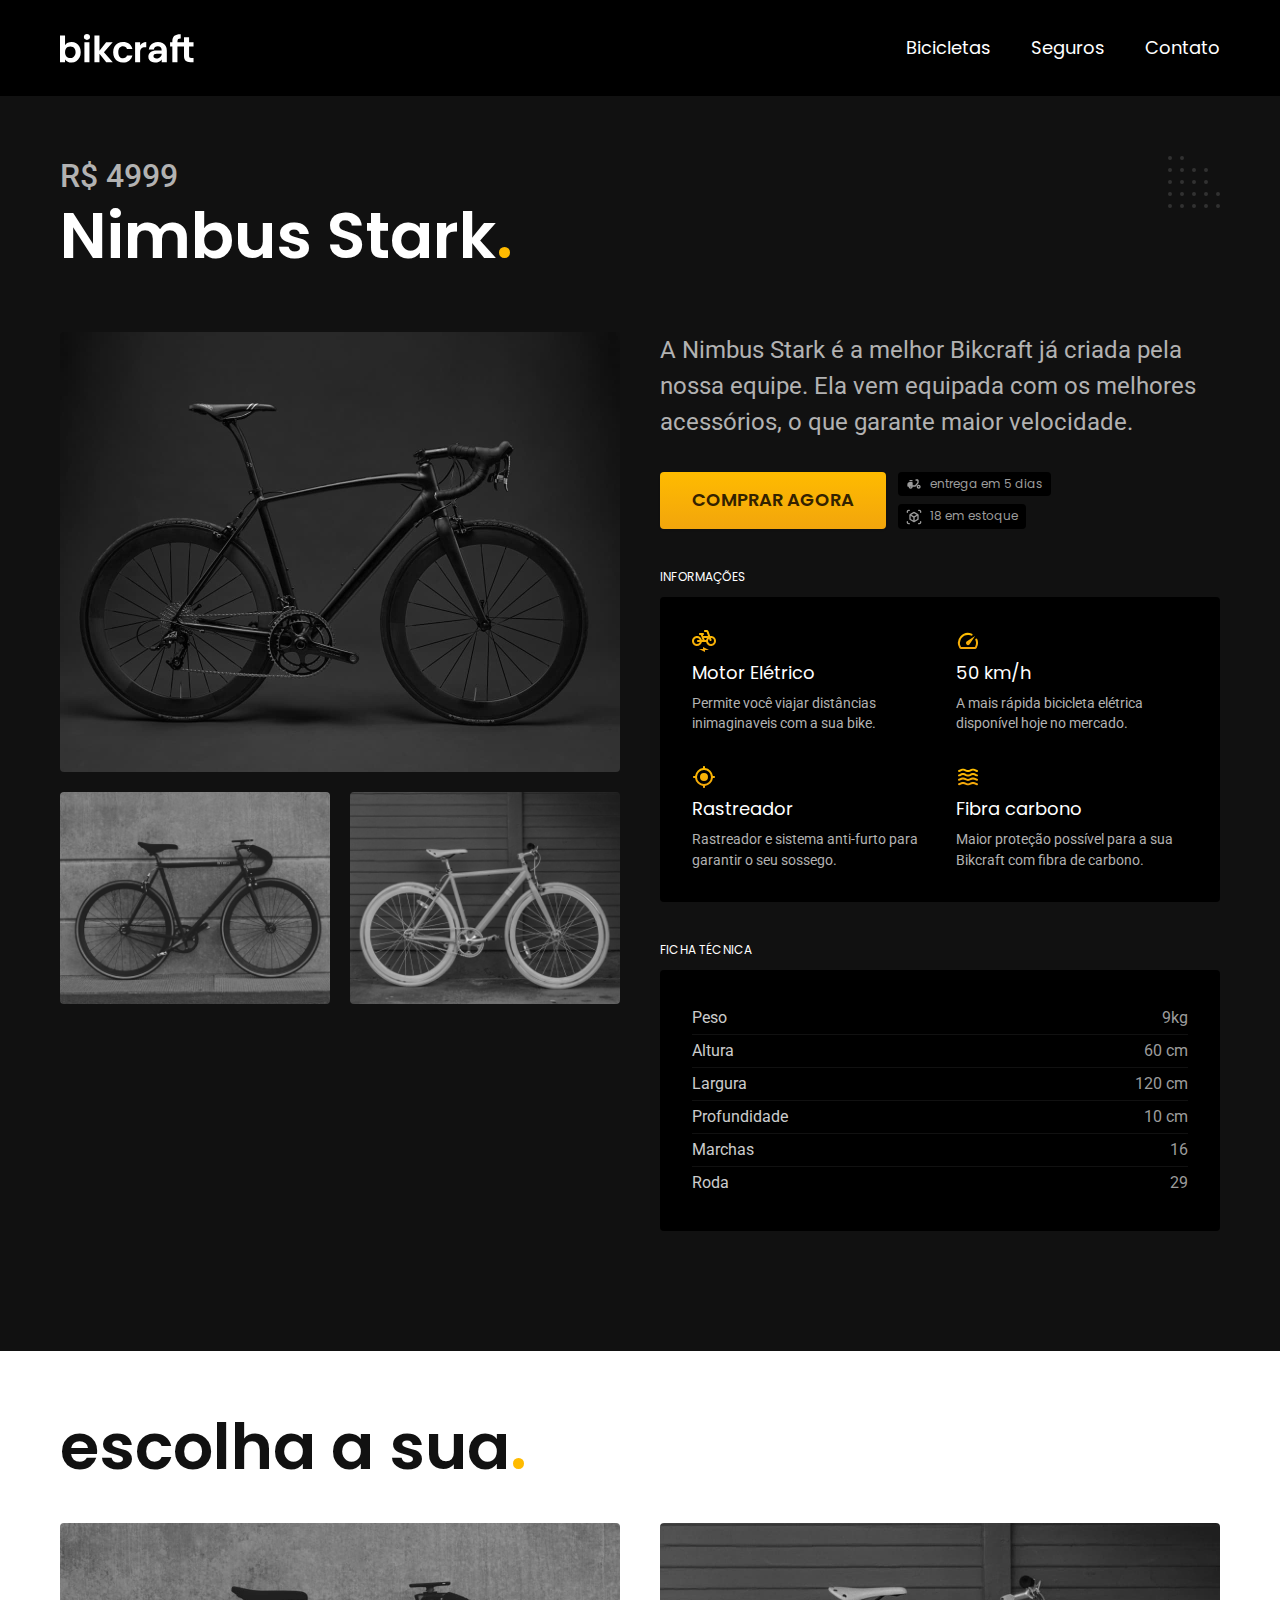
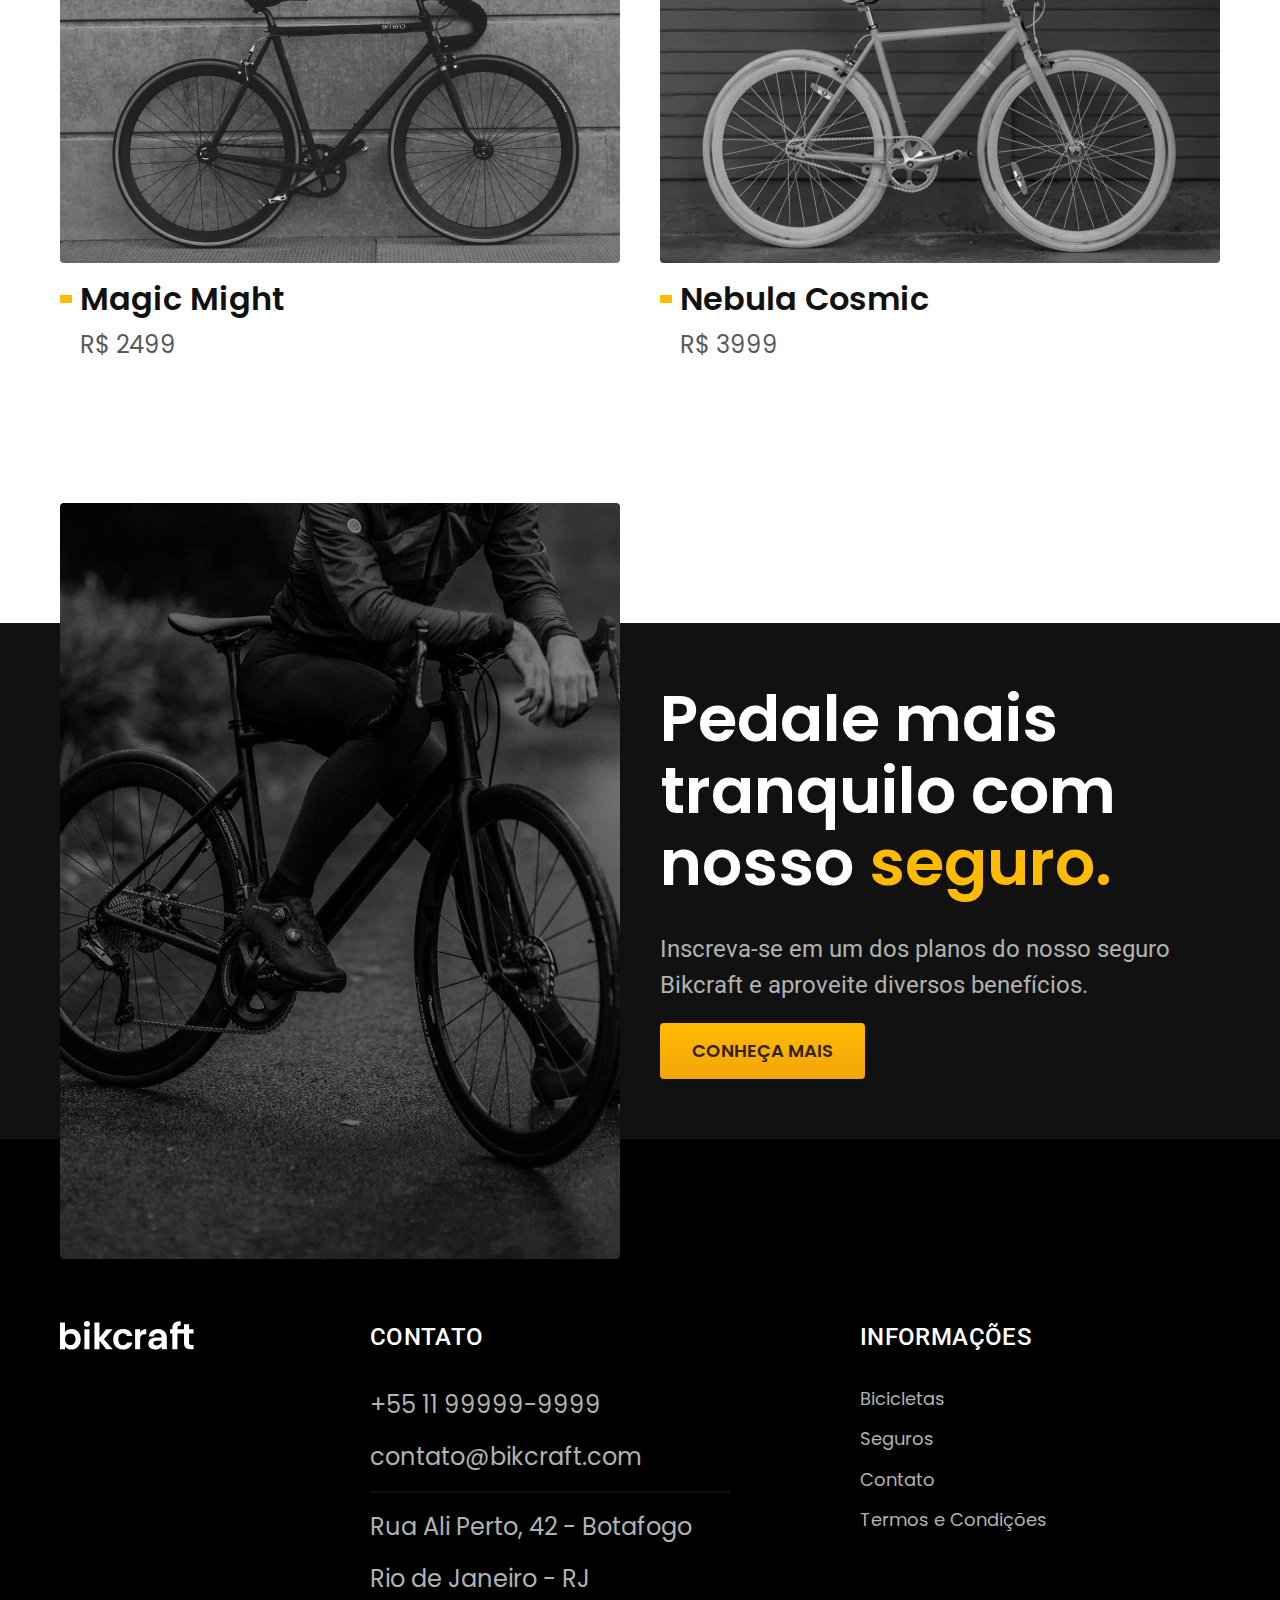
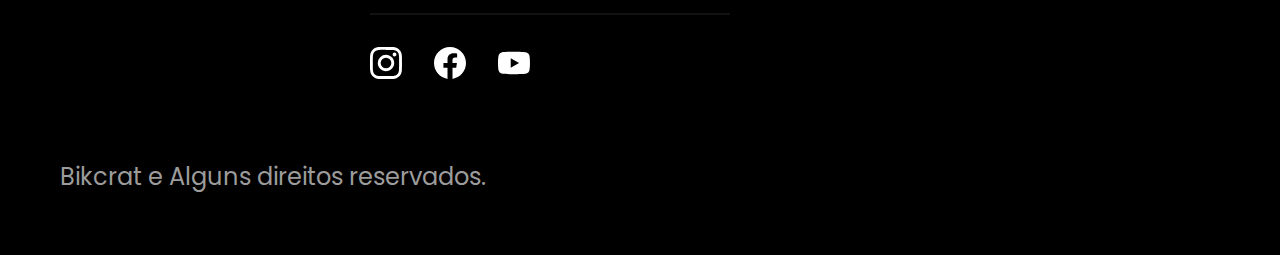
<file: bicicletas/nimbus.html>
<!DOCTYPE html>
<html lang="pt-br">
<head>
    <meta charset="UTF-8">
    <meta name="viewport" content="width=device-width, initial-scale=1.0">
    <title>Nimbus | Bikcraft</title>
    <meta name="description" content="Termos e Condições">
    <link rel="stylesheet" href="../css/style.css">
    <link rel="preconnect" href="https://fonts.googleapis.com">
    <link rel="preconnect" href="https://fonts.gstatic.com" crossorigin>
    <link href="https://fonts.googleapis.com/css2?family=Merriweather:ital,wght@1,900&family=Poppins:wght@400;600&family=Roboto:wght@500&display=swap" rel="stylesheet">
</head>
<body id="bicicleta">
    <header class="header-bg">
        <div class="header container">
            <a href="../">
                <img src="../img/bikcraft.svg" alt="Bikcraft">
            </a>
            <nav aria-label="primaria">
                <ul class="header-menu cor-0 font-1-m">
                    <li><a href="../bicicletas.html">Bicicletas</a></li>
                    <li><a href="../seguros.html">Seguros</a></li>
                    <li><a href="../contato.html">Contato</a></li>
                </ul>
            </nav>
        </div>
    </header>

    <main class="titulo-bg">
        <div>
            <div class="titulo container">
                <p class="font-2-xl cor-5">R$ 4999</p>
                <h1 class="font-1-xxl cor-0">Nimbus Stark<span class="cor-p1">.</span></h1>
            </div>
        </div>

        <div class="bicicleta container">
            <div class="bicicleta-imagens">
                <img src="../img/bicicleta/nimbus1.jpg" alt="">
                <img src="../img/bicicleta/nimbus2.jpg" alt="">
                <img src="../img/bicicleta/nimbus3.jpg" alt="">
            </div>
            <div class="bicicleta-conteudo">
                <p class="font-2-l cor-5">A Nimbus Stark é a melhor Bikcraft já criada pela nossa equipe. Ela vem equipada com os melhores acessórios, o que garante maior velocidade.</p>
                <div class="bicicleta-comprar">
                    <a class="botao" href="../orcamento.html">Comprar Agora</a>
                    <span class="font-1-xs cor-6"><img src="../img/icones/entrega.svg" alt="">entrega em 5 dias</span>

                    <span class="font-1-xs cor-6"><img src="../img/icones/estoque.svg" alt="">18 em estoque</span>
                </div>

                <h2 class="font-1-xs cor-0">Informações</h2>
                <ul class="bicicleta-informacoes">
                    <li>
                        <img src="../img/icones/eletrica.svg" alt="">
                        <h3 class="font-1-m cor-0">Motor Elétrico</h3>
                        <p class="font-2-xs cor-5">Permite você viajar distâncias inimaginaveis com a sua bike.</p>
                    </li>
                    <li>
                        <img src="../img/icones/velocidade.svg" alt="">
                        <h3 class="font-1-m cor-0">50 km/h</h3>
                        <p class="font-2-xs cor-5">A mais rápida bicicleta elétrica disponível hoje no mercado.</p>
                    </li>
                    <li>
                        <img src="../img/icones/rastreador.svg" alt="">
                        <h3 class="font-1-m cor-0">Rastreador</h3>
                        <p class="font-2-xs cor-5">Rastreador e sistema anti-furto para garantir o seu sossego.</p>
                    </li>
                    <li>
                        <img src="../img/icones/carbono.svg" alt="">
                        <h3 class="font-1-m cor-0">Fibra carbono</h3>
                        <p class="font-2-xs cor-5">Maior proteção possível para a sua Bikcraft com fibra de carbono.</p>
                    </li>
                </ul>

                <h2 class="font-1-xs cor-0">Ficha Técnica</h2>
                <ul class="bicicleta-ficha font-2-s cor-4">
                    <li>Peso <span>9kg</span></li>
                    <li>Altura <span>60 cm</span></li>
                    <li>Largura <span>120 cm</span></li>
                    <li>Profundidade <span>10 cm</span></li>
                    <li>Marchas <span>16</span></li>
                    <li>Roda <span>29</span></li>
                </ul>
            </div>
        </div>
    </main>

    <article class="bicicletas-lista container">
        <h2 class="font-1-xxl">escolha a sua<span class="cor-p1">.</span></h2>
        
        <ul>
            <li>
                <a href="./magic.html">
                    <img src="../img/bicicletas/magic.jpg" alt="Bicileta preta">
                    <h3 class="font-1-xl">Magic Might</h3>
                    <span class="font-2-m cor-8">R$ 2499</span>
                </a>

                <li>
                    <a href="./nebula.html">
                        <img src="../img/bicicletas/nebula.jpg" alt="Bicileta preta">
                        <h3 class="font-1-xl">Nebula Cosmic</h3>
                        <span class="font-2-m cor-8">R$ 3999</span>
                    </a>
                </li>
            </li>
        </ul>
    </article>


    <article class="seguro-bg">
        <div class="seguro container">
            <div class="seguro-imagem">
                <img src="../img/fotos/seguros.jpg" alt="Pessoa parada em cima de uma bicicleta.">
            </div>
            <div class="seguro-conteudo">
                <h2 class="font-1-xxl cor-0">Pedale mais tranquilo com nosso <span class="cor-p1">seguro.</span></h2>
                <p class="font-2-l cor-5">Inscreva-se em um dos planos do nosso seguro Bikcraft e aproveite diversos benefícios.</p>
                <a class="botao" href="../seguros.html">Conheça Mais</a>
            </div>
        </div>
    </article>

    <footer class="footer-bg">
        <div class="footer container">
            <img src="../img/bikcraft.svg" alt="Bikcraft">
            <div class="footer-contato">
                <h3 class="font-2-l-b cor-0">Contato</h3>
                <ul class="font-2-m cor-5">
                    <li><a href="tel:+5511999999999">+55 11 99999-9999</a></li>
                    <li><a href="mailto:contato@bikcraft.com">contato@bikcraft.com</a></li>
                    <li>Rua Ali Perto, 42 -  Botafogo</li>
                    <li>Rio de Janeiro - RJ</li>
                </ul>
                <div class="footer-redes">
                    <a href="../">
                        <img src="../img/redes/instagram.svg" alt="Instagram">
                    </a>
                    <a href="../">
                        <img src="../img/redes/facebook.svg" alt="Facebook">
                    </a>
                    <a href="../">
                        <img src="../img/redes/youtube.svg" alt="Youtube">
                    </a>
                </div>
            </div>
            <div class="footer-informacoes">
                <h3 class="font-2-l-b cor-0">Informações</h3>
                <nav>
                    <ul class="font-1-m cor-5">
                        <li><a href="../bicicletas.html">Bicicletas</a></li>
                        <li><a href="../seguros.html">Seguros</a></li>
                        <li><a href="../contato.html">Contato</a></li>
                        <li><a href="../termos.html">Termos e Condições</a></li>
                    </ul>
                </nav>
            </div>
            <p class="footer-copy font-2-m cor-6">Bikcrat e Alguns direitos reservados.</p>
        </div>
    </footer>
</body>
</html>
</file>
<file: css/style.css>
@import "./global/global.css";
@import "./utilidades/tipografia.css";
@import "./utilidades/cores.css";

@import "./global/header.css";
@import "./global/footer.css";

/*Utilidades*/
@import "./utilidades/componentes.css";
@import "./utilidades/formulario.css";

/*Home*/
@import "./home/introducao.css";
@import "./home/tecnologia.css";
@import "./home/parceiros.css";
@import "./home/depoimento.css";

/*Bicicletas*/
@import "./bicicletas/bicicletas-lista.css";
@import "./bicicletas/bicicletas.css";

/*Bicicleta*/
@import "./bicicleta/bicicleta.css";
@import "./bicicleta/seguro.css";

/*Seguros*/
@import "./seguros/seguros.css";
@import "./seguros/vantagens.css";
@import "./seguros/perguntas.css";

/*Contato*/
@import "./contato/contato.css";
@import "./contato/lojas.css";

/*Orçamento*/
@import "./orcamento/orcamento.css";

/*Termos*/
@import "./termos/termos.css";
</file>
